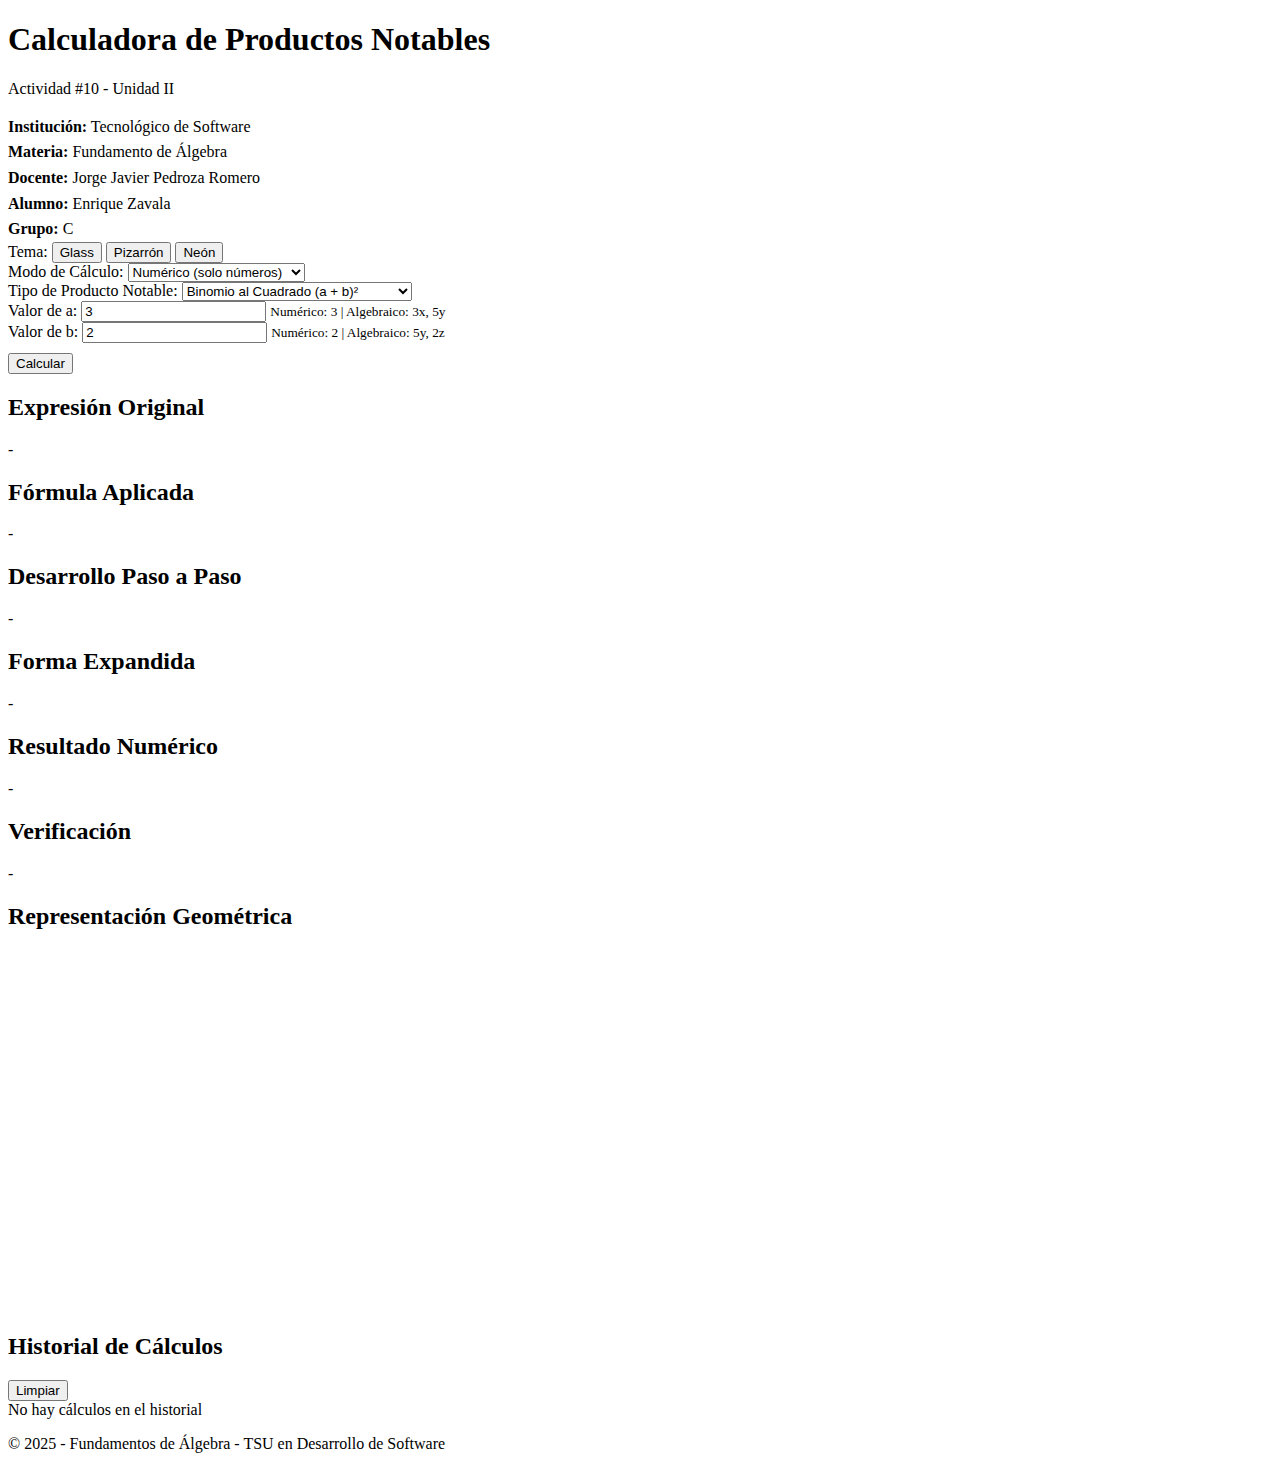
<file: actividades/act10/1C_ACT10_Enrique_Zavala.html>
<!DOCTYPE html>
<html lang="es">
<head>
  <meta charset="utf-8" />
  <meta name="viewport" content="width=device-width,initial-scale=1" />
  <title>Calculadora de Productos Notables</title>

  <!-- Fuentes (decoración): Inter + Kalam para tema Pizarrón -->
 

  <!-- Math.js (expansión algebraica) -->
 </script>

  
<style>
  :root {
  --bg: #f5f3ff;             /* Fondo violeta claro */
  --card: #ffffff;
  --text: #1e1b4b;           /* Texto morado oscuro */
  --muted: #6d6a88;          /* Gris violáceo */

  --primary: #7c3aed;        /* MORADO PRINCIPAL */
  --primary-700: #6d28d9;    /* Morado más oscuro */
  --ring: rgba(124, 58, 237, .25);

  --success: #16a34a;
  --error: #dc2626;
  --warning: #d97706;

  --surface: #ede9fe;        /* Morado muy suave */
  --border: #e4e0ff;
  --shadow: 0 12px 32px rgba(76, 29, 149, .10);
  --mono: #2e1065;
}

[data-theme="dark"] {
  --bg: #0f0a1f;             /* Morado profundo */
  --card: #1a1034;
  --text: #e9e5ff;
  --muted: #a395d4;

  --primary: #a78bfa;        /* Morado claro (modo oscuro) */
  --primary-700: #8b5cf6;
  --ring: rgba(167, 139, 250, .28);

  --success: #22c55e;
  --error: #ef4444;
  --warning: #f59e0b;

  --surface: #1a1330;
  --border: #3b2c59;
  --shadow: 0 10px 30px rgba(0,0,0,.45);
  --mono: #e9e5ff;
}

</style>
</head>

<body>
  <div class="container">
    <header>
      <h1>Calculadora de Productos Notables</h1>
      <p class="subtitle">Actividad #10 - Unidad II</p>

      <div style="margin-top: 6px; line-height: 1.6;">
        <strong>Institución:</strong> Tecnológico de Software<br>
        <strong>Materia:</strong> Fundamento de Álgebra<br>
        <strong>Docente:</strong> Jorge Javier Pedroza Romero<br>
        <strong>Alumno:</strong> Enrique Zavala<br>
        <strong>Grupo:</strong> C
      </div>

      <div class="theme-switcher">
        <span>Tema:</span>
        <button type="button" class="chip active" data-theme="glass">Glass</button>
        <button type="button" class="chip" data-theme="chalk">Pizarrón</button>
        <button type="button" class="chip" data-theme="neon">Neón</button>
      </div>
    </header>

    <main>
      <section class="controls">
        <div class="form-group">
          <label for="modo">Modo de Cálculo:</label>
          <select id="modo" class="input-field">
            <option value="numerico">Numérico (solo números)</option>
            <option value="algebraico">Algebraico (con variables)</option>
          </select>
        </div>

        <div class="form-group">
          <label for="tipo">Tipo de Producto Notable:</label>
          <select id="tipo" class="input-field">
            <option value="binomio-cuadrado-suma">Binomio al Cuadrado (a + b)²</option>
            <option value="binomio-cuadrado-resta">Binomio al Cuadrado (a - b)²</option>
            <option value="binomio-cubo-suma">Binomio al Cubo (a + b)³</option>
            <option value="binomio-cubo-resta">Binomio al Cubo (a - b)³</option>
            <option value="termino-comun">Término Común (x + a)(x + b)</option>
            <option value="conjugados">Binomios Conjugados (a + b)(a - b)</option>
          </select>
        </div>

        <div class="inputs-container">
          <div class="form-group">
            <label for="valor-a">Valor de a:</label>
            <input type="text" id="valor-a" class="input-field" value="3" placeholder="Ej: 3 o 3x">
            <small class="input-hint">Numérico: 3 | Algebraico: 3x, 5y</small>
          </div>

          <div class="form-group">
            <label for="valor-b">Valor de b:</label>
            <input type="text" id="valor-b" class="input-field" value="2" placeholder="Ej: 2 o 5y">
            <small class="input-hint">Numérico: 2 | Algebraico: 5y, 2z</small>
          </div>
        </div>

        <button id="calcular" class="btn-primary" style="margin-top: 10px;">Calcular</button>
      </section>

      <section class="results">
        <div class="result-card">
          <h2>Expresión Original</h2>
          <div id="expresion-original" class="expression">-</div>
        </div>

        <div class="result-card">
          <h2>Fórmula Aplicada</h2>
          <div id="formula" class="formula">-</div>
        </div>

        <div class="result-card" style="grid-column: 1 / -1;">
          <h2>Desarrollo Paso a Paso</h2>
          <div id="desarrollo" class="steps">-</div>
        </div>

        <div class="result-card">
          <h2>Forma Expandida</h2>
          <div id="expandida" class="expression-result">-</div>
        </div>

        <div class="result-card">
          <h2>Resultado Numérico</h2>
          <div id="resultado-numerico" class="numeric-result">-</div>
        </div>

        <div class="result-card" style="grid-column: 1 / -1;">
          <h2>Verificación</h2>
          <div id="verificacion" class="verification">-</div>
        </div>
      </section>

      <section class="visualization">
        <h2>Representación Geométrica</h2>
        <canvas id="canvas-geometrico" width="400" height="360"></canvas>
        <p id="descripcion-geometrica" class="geo-description"></p>
      </section>

      <section class="historial-container">
        <div class="historial-header">
          <h2>Historial de Cálculos</h2>
          <button id="limpiar-historial" class="btn-secondary">Limpiar</button>
        </div>
        <div id="historial" class="historial"></div>
      </section>
    </main>

    <footer>
      <p>&copy; 2025 - Fundamentos de Álgebra - TSU en Desarrollo de Software</p>
    </footer>
  </div>

  <script>
    // =========================
    // Estado / referencias DOM
    // =========================
    let historialCalculos = [];

    const btnCalcular = document.getElementById('calcular');
    const selectTipo = document.getElementById('tipo');
    const selectModo = document.getElementById('modo');
    const inputA = document.getElementById('valor-a');
    const inputB = document.getElementById('valor-b');
    const btnLimpiarHistorial = document.getElementById('limpiar-historial');

    const expresionOriginal = document.getElementById('expresion-original');
    const formula = document.getElementById('formula');
    const desarrollo = document.getElementById('desarrollo');
    const expandida = document.getElementById('expandida');
    const resultadoNumerico = document.getElementById('resultado-numerico');
    const verificacion = document.getElementById('verificacion');
    const canvas = document.getElementById('canvas-geometrico');
    const descripcionGeometrica = document.getElementById('descripcion-geometrica');
    const historial = document.getElementById('historial');

    // =========================
    // Eventos iniciales
    // =========================
    btnCalcular.addEventListener('click', calcular);
    btnLimpiarHistorial.addEventListener('click', limpiarHistorial);
    selectModo.addEventListener('change', actualizarPlaceholders);

    window.addEventListener('load', () => {
      cargarHistorial();
      mostrarHistorial();
      actualizarPlaceholders();

      // Theme switcher init
      (function() {
        const container = document.querySelector('.theme-switcher');
        if (!container) return;
        const chips = container.querySelectorAll('.chip');
        const saved = localStorage.getItem('themePN') || 'glass';
        document.body.dataset.theme = saved;
        chips.forEach(c => c.classList.toggle('active', c.dataset.theme === saved));
        chips.forEach(chip => {
          chip.addEventListener('click', () => {
            const theme = chip.dataset.theme;
            document.body.dataset.theme = theme;
            localStorage.setItem('themePN', theme);
            chips.forEach(c => c.classList.remove('active'));
            chip.classList.add('active');
          });
        });
      })();
    });

    function actualizarPlaceholders() {
      const modo = selectModo.value;
      if (modo === 'numerico') {
        inputA.placeholder = 'Ej: 3';
        inputB.placeholder = 'Ej: 2';
        if (!/[^0-9.\-]/.test(inputA.value)) inputA.value ||= '3';
        if (!/[^0-9.\-]/.test(inputB.value)) inputB.value ||= '2';
      } else {
        inputA.placeholder = 'Ej: 3x';
        inputB.placeholder = 'Ej: 5y';
        if (!/[a-zA-Z]/.test(inputA.value)) inputA.value = '3x';
        if (!/[a-zA-Z]/.test(inputB.value)) inputB.value = '5y';
      }
    }

    // =========================
    // Calcular
    // =========================
    function calcular() {
      const tipo = selectTipo.value;
      const modo = selectModo.value;
      const a = inputA.value.trim();
      const b = inputB.value.trim();

      if (!a || !b) {
        alert('Por favor ingresa valores en ambos campos');
        return;
      }

      try {
        let resultado;
        if (modo === 'numerico') {
          resultado = calcularNumerico(tipo, a, b);
        } else {
          resultado = calcularAlgebraico(tipo, a, b);
        }

        mostrarResultados(resultado);

        if (modo === 'numerico') {
          dibujarGeometria(tipo, parseFloat(a), parseFloat(b), resultado);
        } else {
          limpiarCanvas();
        }

        agregarAlHistorial(resultado);
      } catch (error) {
        alert('Error en el cálculo: ' + error.message);
        console.error(error);
      }
    }

    // =========================
    // Numérico
    // =========================
    function calcularNumerico(tipo, aStr, bStr) {
      const a = parseFloat(aStr);
      const b = parseFloat(bStr);
      if (isNaN(a) || isNaN(b)) throw new Error('Los valores deben ser numéricos');

      switch (tipo) {
        case 'binomio-cuadrado-suma':  return binomioCuadradoSumaNumerico(a, b);
        case 'binomio-cuadrado-resta': return binomioCuadradoRestaNumerico(a, b);
        case 'binomio-cubo-suma':      return binomioCuboSumaNumerico(a, b);
        case 'binomio-cubo-resta':     return binomioCuboRestaNumerico(a, b);
        case 'termino-comun':          return terminoComunNumerico(a, b);
        case 'conjugados':             return conjugadosNumerico(a, b);
        default: throw new Error('Tipo no soportado');
      }
    }

    function binomioCuadradoSumaNumerico(a, b) {
      const a2 = a * a, b2 = b * b, dosab = 2 * a * b;
      const resultadoFinal = a2 + dosab + b2;
      const resultadoDirecto = (a + b) * (a + b);

      return {
        tipo: 'Binomio al Cuadrado (Suma)',
        expresion: `(${a} + ${b})²`,
        formula: '(a + b)² = a² + 2ab + b²',
        pasos: [
          `a² = ${a}² = ${a2}`,
          `2ab = 2(${a})(${b}) = ${dosab}`,
          `b² = ${b}² = ${b2}`,
          `Suma: ${a2} + ${dosab} + ${b2} = ${resultadoFinal}`
        ],
        expandida: `${a2} + ${dosab} + ${b2}`,
        numerico: resultadoFinal.toFixed(4),
        verificacion: Math.abs(resultadoFinal - resultadoDirecto) < 1e-10,
        resultadoDirecto: resultadoDirecto.toFixed(4)
      };
    }

    function binomioCuadradoRestaNumerico(a, b) {
      const a2 = a * a, b2 = b * b, dosab = 2 * a * b;
      const resultadoFinal = a2 - dosab + b2;
      const resultadoDirecto = (a - b) * (a - b);

      return {
        tipo: 'Binomio al Cuadrado (Resta)',
        expresion: `(${a} - ${b})²`,
        formula: '(a - b)² = a² - 2ab + b²',
        pasos: [
          `a² = ${a}² = ${a2}`,
          `-2ab = -2(${a})(${b}) = ${-dosab}`,
          `b² = ${b}² = ${b2}`,
          `Suma: ${a2} - ${dosab} + ${b2} = ${resultadoFinal}`
        ],
        expandida: `${a2} - ${dosab} + ${b2}`,
        numerico: resultadoFinal.toFixed(4),
        verificacion: Math.abs(resultadoFinal - resultadoDirecto) < 1e-10,
        resultadoDirecto: resultadoDirecto.toFixed(4)
      };
    }

    function binomioCuboSumaNumerico(a, b) {
      const a3 = a*a*a, a2b3 = 3*a*a*b, ab23 = 3*a*b*b, b3 = b*b*b;
      const resultadoFinal = a3 + a2b3 + ab23 + b3;
      const resultadoDirecto = (a + b) * (a + b) * (a + b);

      return {
        tipo: 'Binomio al Cubo (Suma)',
        expresion: `(${a} + ${b})³`,
        formula: '(a + b)³ = a³ + 3a²b + 3ab² + b³',
        pasos: [
          `a³ = ${a}³ = ${a3}`,
          `3a²b = 3(${a}²)(${b}) = ${a2b3}`,
          `3ab² = 3(${a})(${b}²) = ${ab23}`,
          `b³ = ${b}³ = ${b3}`,
          `Suma: ${a3} + ${a2b3} + ${ab23} + ${b3} = ${resultadoFinal}`
        ],
        expandida: `${a3} + ${a2b3} + ${ab23} + ${b3}`,
        numerico: resultadoFinal.toFixed(4),
        verificacion: Math.abs(resultadoFinal - resultadoDirecto) < 1e-10,
        resultadoDirecto: resultadoDirecto.toFixed(4)
      };
    }

    function binomioCuboRestaNumerico(a, b) {
      const a3 = a*a*a, a2b3 = 3*a*a*b, ab23 = 3*a*b*b, b3 = b*b*b;
      const resultadoFinal = a3 - a2b3 + ab23 - b3;
      const resultadoDirecto = (a - b) * (a - b) * (a - b);

      return {
        tipo: 'Binomio al Cubo (Resta)',
        expresion: `(${a} - ${b})³`,
        formula: '(a - b)³ = a³ - 3a²b + 3ab² - b³',
        pasos: [
          `a³ = ${a}³ = ${a3}`,
          `3a²b = 3(${a}²)(${b}) = ${a2b3}`,
          `3ab² = 3(${a})(${b}²) = ${ab23}`,
          `b³ = ${b}³ = ${b3}`,
          `Alternar signos: ${a3} - ${a2b3} + ${ab23} - ${b3} = ${resultadoFinal}`
        ],
        expandida: `${a3} - ${a2b3} + ${ab23} - ${b3}`,
        numerico: resultadoFinal.toFixed(4),
        verificacion: Math.abs(resultadoFinal - resultadoDirecto) < 1e-10,
        resultadoDirecto: resultadoDirecto.toFixed(4)
      };
    }

    function terminoComunNumerico(a, b) {
      // Se muestra la forma general y se evalúa para x=1 como referencia
      const x2 = 1;
      const sumaAB = a + b;
      const productoAB = a * b;
      const resultadoFinal = x2 + sumaAB + productoAB;
      const resultadoDirecto = (1 + a) * (1 + b);

      return {
        tipo: 'Término Común',
        expresion: `(x + ${a})(x + ${b})`,
        formula: '(x + a)(x + b) = x² + (a+b)x + ab',
        pasos: [
          `x² = 1`,
          `(a + b)x = (${a} + ${b})x = ${sumaAB}x`,
          `ab = (${a})(${b}) = ${productoAB}`,
          `Resultado: x² + ${sumaAB}x + ${productoAB}`
        ],
        expandida: `x² + ${sumaAB}x + ${productoAB}`,
        numerico: `Para x=1: ${resultadoFinal.toFixed(4)}`,
        verificacion: Math.abs(resultadoFinal - resultadoDirecto) < 1e-10,
        resultadoDirecto: resultadoDirecto.toFixed(4)
      };
    }

    function conjugadosNumerico(a, b) {
      const a2 = a*a, b2 = b*b;
      const resultadoFinal = a2 - b2;
      const resultadoDirecto = (a + b) * (a - b);

      return {
        tipo: 'Binomios Conjugados',
        expresion: `(${a} + ${b})(${a} - ${b})`,
        formula: '(a + b)(a - b) = a² - b²',
        pasos: [
          `a² = ${a}² = ${a2}`,
          `b² = ${b}² = ${b2}`,
          `Restar: a² - b² = ${a2} - ${b2} = ${resultadoFinal}`
        ],
        expandida: `${a2} - ${b2}`,
        numerico: resultadoFinal.toFixed(4),
        verificacion: Math.abs(resultadoFinal - resultadoDirecto) < 1e-10,
        resultadoDirecto: resultadoDirecto.toFixed(4)
      };
    }

    // =========================
    // Algebraico (Math.js)
    // =========================
    function calcularAlgebraico(tipo, a, b) {
      try {
        switch (tipo) {
          case 'binomio-cuadrado-suma':  return binomioCuadradoSumaAlgebraico(a, b);
          case 'binomio-cuadrado-resta': return binomioCuadradoRestaAlgebraico(a, b);
          case 'binomio-cubo-suma':      return binomioCuboSumaAlgebraico(a, b);
          case 'binomio-cubo-resta':     return binomioCuboRestaAlgebraico(a, b);
          case 'termino-comun':          return terminoComunAlgebraico(a, b);
          case 'conjugados':             return conjugadosAlgebraico(a, b);
          default: throw new Error('Tipo no soportado');
        }
      } catch (err) {
        throw new Error('Error en cálculo algebraico: ' + err.message);
      }
    }

    function expandOrSimplify(expr) {
      try {
        return (math.expand ? math.expand(expr) : math.simplify(expr)).toString();
      } catch {
        return math.simplify(expr).toString();
      }
    }

    function binomioCuadradoSumaAlgebraico(a, b) {
      const expr = `(${a} + ${b})^2`;
      const expandido = expandOrSimplify(expr);
      return {
        tipo: 'Binomio al Cuadrado (Suma)',
        expresion: `(${a} + ${b})²`,
        formula: '(a + b)² = a² + 2ab + b²',
        pasos: [
          `Expresión: (${a} + ${b})²`,
          `Aplicar fórmula y expandir`,
          `Simplificar términos semejantes`
        ],
        expandida: expandido,
        numerico: 'Modo algebraico',
        verificacion: true,
        resultadoDirecto: expandido
      };
    }

    function binomioCuadradoRestaAlgebraico(a, b) {
      const expr = `(${a} - ${b})^2`;
      const expandido = expandOrSimplify(expr);
      return {
        tipo: 'Binomio al Cuadrado (Resta)',
        expresion: `(${a} - ${b})²`,
        formula: '(a - b)² = a² - 2ab + b²',
        pasos: [
          `Expresión: (${a} - ${b})²`,
          `Aplicar fórmula y expandir`,
          `Simplificar términos semejantes`
        ],
        expandida: expandido,
        numerico: 'Modo algebraico',
        verificacion: true,
        resultadoDirecto: expandido
      };
    }

    function binomioCuboSumaAlgebraico(a, b) {
      const expr = `(${a} + ${b})^3`;
      const expandido = expandOrSimplify(expr);
      return {
        tipo: 'Binomio al Cubo (Suma)',
        expresion: `(${a} + ${b})³`,
        formula: '(a + b)³ = a³ + 3a²b + 3ab² + b³',
        pasos: [
          `Expresión: (${a} + ${b})³`,
          `Aplicar fórmula del cubo`,
          `Expandir y simplificar`
        ],
        expandida: expandido,
        numerico: 'Modo algebraico',
        verificacion: true,
        resultadoDirecto: expandido
      };
    }

    function binomioCuboRestaAlgebraico(a, b) {
      const expr = `(${a} - ${b})^3`;
      const expandido = expandOrSimplify(expr);
      return {
        tipo: 'Binomio al Cubo (Resta)',
        expresion: `(${a} - ${b})³`,
        formula: '(a - b)³ = a³ - 3a²b + 3ab² - b³',
        pasos: [
          `Expresión: (${a} - ${b})³`,
          `Aplicar fórmula del cubo con signos alternados`,
          `Expandir y simplificar`
        ],
        expandida: expandido,
        numerico: 'Modo algebraico',
        verificacion: true,
        resultadoDirecto: expandido
      };
    }

    function terminoComunAlgebraico(a, b) {
      const expr = `(x + (${a}))*(x + (${b}))`;
      const expandido = expandOrSimplify(expr);
      return {
        tipo: 'Término Común',
        expresion: `(x + ${a})(x + ${b})`,
        formula: '(x + a)(x + b) = x² + (a+b)x + ab',
        pasos: [
          `Expresión: (x + ${a})(x + ${b})`,
          `Distribuir y expandir`,
          `Simplificar términos en x`
        ],
        expandida: expandido,
        numerico: 'Modo algebraico',
        verificacion: true,
        resultadoDirecto: expandido
      };
    }

    function conjugadosAlgebraico(a, b) {
      const expr = `(${a} + ${b})*(${a} - ${b})`;
      const expandido = expandOrSimplify(expr);
      return {
        tipo: 'Binomios Conjugados',
        expresion: `(${a} + ${b})(${a} - ${b})`,
        formula: '(a + b)(a - b) = a² - b²',
        pasos: [
          `Expresión: (${a} + ${b})(${a} - ${b})`,
          `Aplicar diferencia de cuadrados`,
          `Expandir y simplificar`
        ],
        expandida: expandido,
        numerico: 'Modo algebraico',
        verificacion: true,
        resultadoDirecto: expandido
      };
    }

    // =========================
    // Mostrar resultados
    // =========================
    function mostrarResultados(resultado) {
      expresionOriginal.textContent = resultado.expresion;
      formula.textContent = resultado.formula;

      desarrollo.innerHTML = '';
      resultado.pasos.forEach(paso => {
        const div = document.createElement('div');
        div.textContent = '• ' + paso;
        desarrollo.appendChild(div);
      });

      expandida.textContent = resultado.expandida;
      resultadoNumerico.textContent = resultado.numerico;

      if (resultado.verificacion) {
        verificacion.textContent = `✓ Verificación correcta: ${resultado.resultadoDirecto}`;
        verificacion.className = 'verification correcto';
      } else {
        verificacion.textContent = `✗ Error en verificación`;
        verificacion.className = 'verification incorrecto';
      }
    }

    // =========================
    // Canvas
    // =========================
    function limpiarCanvas() {
      const ctx = canvas.getContext('2d');
      ctx.clearRect(0, 0, canvas.width, canvas.height);
      ctx.fillStyle = '#64748b';
      ctx.font = '16px Arial';
      ctx.textAlign = 'center';
      ctx.fillText('Visualización geométrica', canvas.width/2, canvas.height/2 - 20);
      ctx.fillText('disponible solo en', canvas.width/2, canvas.height/2);
      ctx.fillText('modo numérico', canvas.width/2, canvas.height/2 + 20);
      descripcionGeometrica.textContent = '';
    }

    function dibujarGeometria(tipo, a, b, resultado) {
      const ctx = canvas.getContext('2d');
      ctx.clearRect(0, 0, canvas.width, canvas.height);

      const centerX = canvas.width / 2;
      const centerY = canvas.height / 2;
      const scale = 30;

      if (tipo === 'binomio-cuadrado-suma' || tipo === 'binomio-cuadrado-resta') {
        const ladoBase = (tipo === 'binomio-cuadrado-suma') ? Math.abs(a + b) : Math.abs(a - b);
        const lado = ladoBase * scale;
        const x = centerX - lado / 2;
        const y = centerY - lado / 2;

        // Marco
        ctx.strokeStyle = '#2563eb';
        ctx.lineWidth = 3;
        ctx.strokeRect(x, y, lado, lado);

        // Partes a², 2ab, b²
        const aScaled = Math.abs(a) * scale;
        const bScaled = Math.abs(b) * scale;

        // a²
        ctx.fillStyle = 'rgba(37, 99, 235, 0.3)';
        ctx.fillRect(x, y, aScaled, aScaled);
        ctx.strokeStyle = '#1e40af';
        ctx.strokeRect(x, y, aScaled, aScaled);
        ctx.fillStyle = '#1e293b';
        ctx.font = '14px Arial';
        ctx.fillText('a²', x + aScaled/2 - 8, y + aScaled/2 + 5);

        // ab (dos rectángulos)
        ctx.fillStyle = 'rgba(16, 185, 129, 0.3)';
        ctx.fillRect(x + aScaled, y, bScaled, aScaled);
        ctx.fillRect(x, y + aScaled, aScaled, bScaled);
        ctx.fillStyle = '#1e293b';
        ctx.fillText('ab', x + aScaled + bScaled/2 - 10, y + aScaled/2 + 5);
        ctx.fillText('ab', x + aScaled/2 - 10, y + aScaled + bScaled/2 + 5);

        // b²
        ctx.fillStyle = 'rgba(239, 68, 68, 0.3)';
        ctx.fillRect(x + aScaled, y + aScaled, bScaled, bScaled);
        ctx.strokeStyle = '#dc2626';
        ctx.strokeRect(x + aScaled, y + aScaled, bScaled, bScaled);
        ctx.fillStyle = '#1e293b';
        ctx.fillText('b²', x + aScaled + bScaled/2 - 8, y + aScaled + bScaled/2 + 5);

        const areaNum = parseFloat(resultado.numerico) || 0;
        const etiqueta = (tipo === 'binomio-cuadrado-suma') ? `(${a} + ${b})²` : `(${a} - ${b})²`;
        descripcionGeometrica.textContent = `Área total = ${etiqueta} = ${areaNum} unidades²`;

      } else if (tipo === 'conjugados') {
        const a2 = Math.abs(a) * scale;
        const b2 = Math.abs(b) * scale;

        ctx.fillStyle = 'rgba(37, 99, 235, 0.3)';
        ctx.fillRect(centerX - a2/2, centerY - a2/2, a2, a2);
        ctx.strokeStyle = '#2563eb';
        ctx.lineWidth = 3;
        ctx.strokeRect(centerX - a2/2, centerY - a2/2, a2, a2);

        ctx.fillStyle = 'rgba(239, 68, 68, 0.5)';
        ctx.fillRect(centerX - b2/2, centerY - b2/2, b2, b2);
        ctx.strokeStyle = '#dc2626';
        ctx.lineWidth = 2;
        ctx.strokeRect(centerX - b2/2, centerY - b2/2, b2, b2);

        ctx.fillStyle = '#e2e8f0';
        ctx.font = '16px Arial';
        ctx.fillText('a²', centerX - a2/2 + 10, centerY - a2/2 + 20);
        ctx.fillText('b²', centerX - 10, centerY + 5);

        descripcionGeometrica.textContent = `Diferencia de áreas = ${a}² - ${b}² = ${resultado.numerico} unidades²`;
      } else {
        limpiarCanvas();
      }
    }

    // =========================
    // Historial
    // =========================
    function agregarAlHistorial(resultado) {
      const item = {
        fecha: new Date().toLocaleString('es-MX'),
        tipo: resultado.tipo,
        expresion: resultado.expresion,
        resultado: resultado.expandida || resultado.numerico
      };

      // Evitar duplicados consecutivos idénticos
      if (!historialCalculos.length ||
          JSON.stringify(historialCalculos[0]) !== JSON.stringify(item)) {
        historialCalculos.unshift(item);
      }
      if (historialCalculos.length > 10) historialCalculos.pop();

      guardarHistorial();
      mostrarHistorial();
    }

    function mostrarHistorial() {
      if (historialCalculos.length === 0) {
        historial.innerHTML = '<div class="historial-vacio">No hay cálculos en el historial</div>';
        return;
      }
      historial.innerHTML = '';
      historialCalculos.forEach(item => {
        const div = document.createElement('div');
        div.className = 'historial-item';
        div.innerHTML = `
          <strong>${item.tipo}</strong><br>
          ${item.expresion} = ${item.resultado}<br>
          <small>${item.fecha}</small>
        `;
        historial.appendChild(div);
      });
    }

    function limpiarHistorial() {
      if (confirm('¿Estás seguro de limpiar el historial?')) {
        historialCalculos = [];
        guardarHistorial();
        mostrarHistorial();
      }
    }

    function guardarHistorial() {
      localStorage.setItem('historialProductosNotables', JSON.stringify(historialCalculos));
    }

    function cargarHistorial() {
      const guardado = localStorage.getItem('historialProductosNotables');
      if (guardado) historialCalculos = JSON.parse(guardado);
    }
  </script>
</body>
</html>
</file>
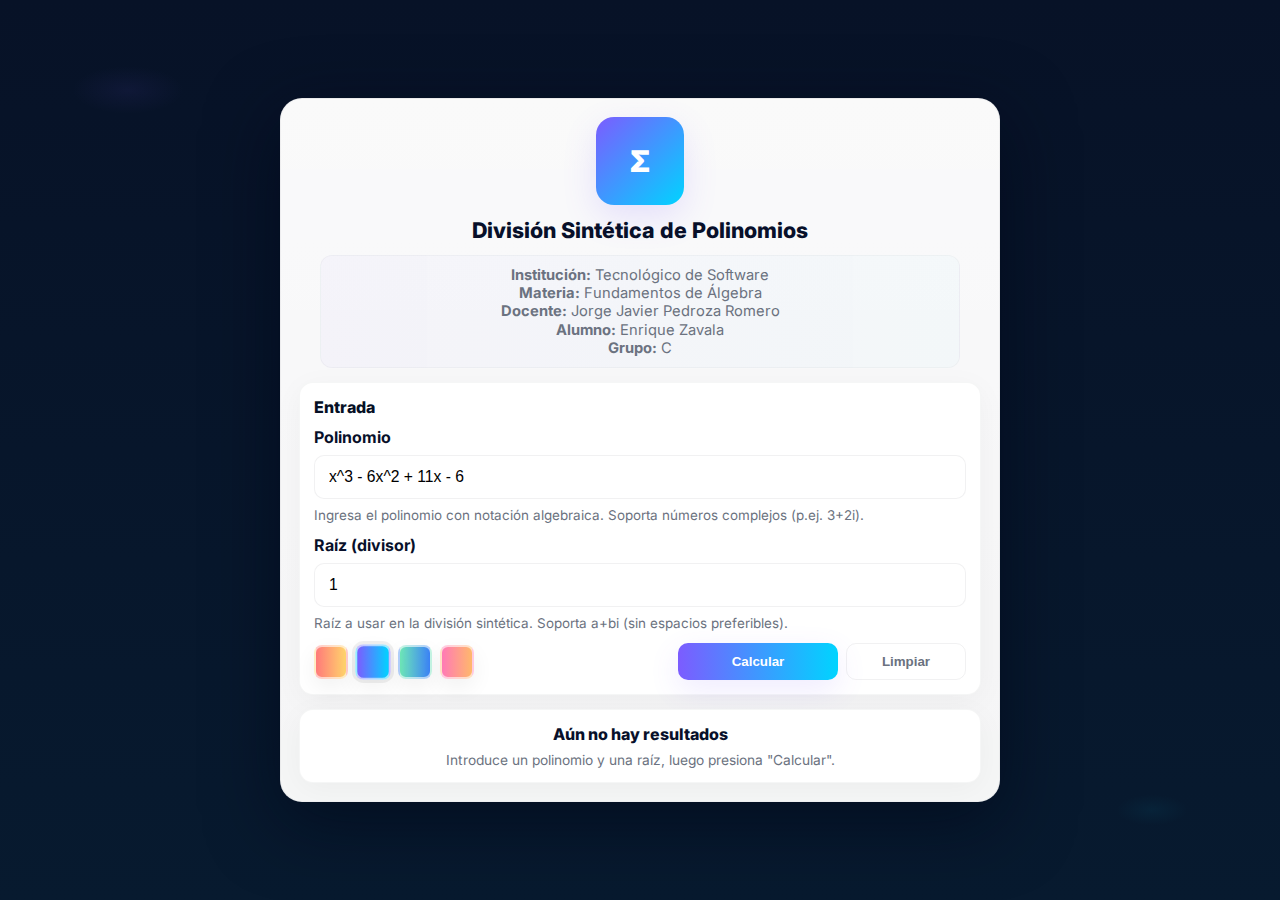
<file: actividades/act12/1C_A12_Enrique_Zavala.html>
<!doctype html>
<html lang="es">
<head>
  <meta charset="utf-8" />
  <meta name="viewport" content="width=device-width,initial-scale=1" />
  <title>División Sintética — Diseño Vertical y Colorido</title>

  <link href="https://fonts.googleapis.com/css2?family=Inter:wght@300;400;600;800&display=swap" rel="stylesheet">

  <style>
    :root{
      --bg-1: #071228;
      --panel-bg: #ffffff;
      --muted: #6b7280;
      --accent-a: #7c5cff;
      --accent-b: #00d4ff;
      --accent-c: #ff7a7a;
      --accent-d: #ffd56b;
      --success: #10b981;
      --danger: #ef4444;
      --radius:16px;
      --shadow-lg: 0 20px 70px rgba(2,6,23,0.6);
    }

    *{box-sizing:border-box;margin:0;padding:0}
    html,body{height:100%}
    body{
      font-family: "Inter", system-ui, -apple-system, "Segoe UI", Roboto, "Helvetica Neue", Arial;
      background:
        radial-gradient(700px 300px at 10% 10%, rgba(124,92,255,0.07), transparent 8%),
        radial-gradient(600px 260px at 90% 90%, rgba(0,212,255,0.05), transparent 6%),
        linear-gradient(180deg,#071227 0%, #071a2f 100%);
      color:#061025;
      min-height:100vh;
      display:flex;
      align-items:center;
      justify-content:center;
      padding:28px;
    }

    .frame {
      width:100%;
      max-width:720px;
      border-radius:22px;
      background: linear-gradient(180deg, rgba(255,255,255,0.98), rgba(255,255,255,0.96));
      box-shadow: var(--shadow-lg);
      padding:18px;
      border:1px solid rgba(12,16,40,0.05);
      overflow:hidden;
    }

    /* Vertical stacked header */
    .header {
      display:flex;
      flex-direction:column;
      align-items:center;
      gap:12px;
      margin-bottom:14px;
    }

    .logo {
      width:88px;
      height:88px;
      border-radius:18px;
      background: linear-gradient(135deg,var(--accent-a),var(--accent-b));
      display:flex;
      align-items:center;
      justify-content:center;
      font-weight:800;
      font-size:30px;
      color:white;
      box-shadow: 0 12px 34px rgba(124,92,255,0.16);
    }

    h1 {
      font-size:1.35rem;
      font-weight:800;
      color:#08102a;
      text-align:center;
    }

    .meta-info {
      width:100%;
      max-width:640px;
      text-align:center;
      color:var(--muted);
      font-size:0.92rem;
      background: linear-gradient(90deg, rgba(124,92,255,0.03), rgba(0,212,255,0.02));
      padding:10px 14px;
      border-radius:12px;
      border:1px solid rgba(12,16,40,0.03);
      line-height:1.25;
    }

    .main {
      margin-top:12px;
      display:flex;
      flex-direction:column;
      gap:14px;
    }

    .card {
      background: var(--panel-bg);
      border-radius:14px;
      padding:14px;
      border:1px solid rgba(11,18,32,0.04);
      box-shadow: 0 6px 30px rgba(2,6,23,0.04);
    }

    label { display:block; margin-bottom:8px; font-weight:700; color:#08102a; }
    input[type="text"]{
      width:100%; padding:12px 14px; border-radius:10px; border:1px solid rgba(11,18,32,0.06);
      font-size:0.98rem; outline:none; background:#fff;
      transition: box-shadow .18s ease, transform .12s ease;
    }
    input[type="text"]:focus{
      box-shadow: 0 12px 30px rgba(124,92,255,0.08);
      transform: translateY(-2px);
      border-color: rgba(124,92,255,0.8);
    }

    .help-text { font-size:0.84rem; color:var(--muted); margin-top:8px; }

    .actions { display:flex; gap:10px; margin-top:12px; align-items:center; justify-content:space-between; flex-wrap:wrap; }

    .btn {
      display:inline-flex; align-items:center; justify-content:center; gap:8px;
      padding:10px 14px; border-radius:10px; font-weight:800; cursor:pointer; border:none;
      transition: transform .12s ease, box-shadow .12s ease;
    }
    .btn:active{ transform: translateY(1px); }

    .btn-primary{
      background: linear-gradient(90deg,var(--accent-a),var(--accent-b));
      color:white; box-shadow: 0 10px 30px rgba(124,92,255,0.12);
      min-width:160px;
    }
    .btn-ghost{
      background:transparent; border:1px solid rgba(11,18,32,0.06); color:var(--muted);
      min-width:120px;
    }
    .btn-accent{
      background: linear-gradient(90deg,var(--accent-c),var(--accent-d));
      color:white;
      min-width:140px;
    }

    /* Palette vertical list */
    .palette-list {
      display:flex; gap:8px; align-items:center;
    }
    .swatch {
      width:34px; height:34px; border-radius:8px; cursor:pointer; border:2px solid rgba(255,255,255,0.6);
      box-shadow: 0 8px 22px rgba(2,6,23,0.06);
      transition: transform .12s ease;
    }
    .swatch:hover{ transform: translateY(-4px); }
    .swatch.active{ outline:3px solid rgba(0,0,0,0.06); transform:scale(1.05); }

    /* Result styling vertical */
    .result-title { font-weight:800; color:#08102a; font-size:1rem; margin-bottom:6px; }
    .coeff-row { display:flex; gap:8px; flex-wrap:wrap; margin-top:6px; }
    .coeff-chip { padding:10px 12px; border-radius:10px; background: linear-gradient(180deg, rgba(11,18,32,0.02), rgba(11,18,32,0.01)); border:1px solid rgba(11,18,32,0.04); font-weight:800; min-width:86px; text-align:center; }
    .process { margin-top:12px; display:flex; flex-direction:column; gap:8px; }
    .process-row { display:flex; gap:8px; align-items:center; flex-wrap:wrap; }
    .divisor-pill { padding:8px 10px; border-radius:999px; background: linear-gradient(90deg,var(--accent-c),var(--accent-d)); color:white; font-weight:800; }
    .num-pill { padding:8px 10px; background:#fff; border-radius:10px; border:1px solid rgba(11,18,32,0.04); font-weight:800; min-width:70px; text-align:center; }

    .final {
      margin-top:10px; display:flex; gap:12px; align-items:center; justify-content:space-between; flex-wrap:wrap;
    }
    .badge-c { padding:10px 12px; border-radius:10px; background: linear-gradient(90deg,#f0f9ff,#e6f7ff); color:#08102a; font-weight:800; border:1px solid rgba(11,18,32,0.04); }
    .badge-r { padding:10px 12px; border-radius:10px; background: linear-gradient(90deg,#fff5f5,#fff1f1); color:var(--danger); font-weight:800; border:1px solid rgba(11,18,32,0.04); }

    .small { font-size:0.86rem; color:var(--muted); }

    @media (max-width:520px){
      .frame{ padding:14px; border-radius:14px }
      .logo{ width:72px; height:72px; font-size:26px }
      .btn-primary, .btn-accent{ min-width:120px }
    }
  </style>
</head>
<body>
  <div class="frame" role="main" aria-labelledby="page-title">
    <div class="header">
      <div class="logo" aria-hidden="true">Σ</div>
      <h1 id="page-title">División Sintética de Polinomios</h1>

      <!-- Meta info under title (stacked) -->
      <div class="meta-info" role="note" aria-label="Información del curso">
        <strong>Institución:</strong> Tecnológico de Software<br>
        <strong>Materia:</strong> Fundamentos de Álgebra<br>
        <strong>Docente:</strong> Jorge Javier Pedroza Romero<br>
        <strong>Alumno:</strong> Enrique Zavala<br>
        <strong>Grupo:</strong> C
      </div>
    </div>

    <div class="main">
      <!-- Input card (vertical) -->
      <div class="card" role="form" aria-labelledby="form-title">
        <div id="form-title" style="font-weight:800; margin-bottom:10px;">Entrada</div>

        <div style="margin-bottom:12px;">
          <label for="polinomio">Polinomio</label>
          <input id="polinomio" type="text" placeholder="Ej: 5x^3 + 3x^2 + 2x + 1 o x^2 - 6x + 11">
          <div class="help-text">Ingresa el polinomio con notación algebraica. Soporta números complejos (p.ej. 3+2i).</div>
        </div>

        <div style="margin-bottom:12px;">
          <label for="raiz">Raíz (divisor)</label>
          <input id="raiz" type="text" placeholder="Ej: 2 o 1+i">
          <div class="help-text">Raíz a usar en la división sintética. Soporta a+bi (sin espacios preferibles).</div>
        </div>

        <div class="actions">
          <div class="palette-list" aria-hidden="true" title="Cambiar paleta de acentos">
            <div class="swatch" id="sw-1" style="background: linear-gradient(90deg,#ff7a7a,#ffd56b)"></div>
            <div class="swatch active" id="sw-2" style="background: linear-gradient(90deg,#7c5cff,#00d4ff)"></div>
            <div class="swatch" id="sw-3" style="background: linear-gradient(90deg,#6ee7b7,#3b82f6)"></div>
            <div class="swatch" id="sw-4" style="background: linear-gradient(90deg,#ff7ab6,#ffb86b)"></div>
          </div>

          <div style="margin-left:auto; display:flex; gap:8px;">
            <button class="btn btn-primary" id="calcBtn">Calcular</button>
            <button class="btn btn-ghost" id="clearBtn">Limpiar</button>
          </div>
        </div>
      </div>

      <!-- Result card (vertical) -->
      <div id="resultado" class="card" aria-live="polite" style="display:none"></div>

      <!-- Placeholder -->
      <div id="placeholder" class="card" style="text-align:center">
        <div style="font-weight:800; font-size:1rem; color:#08102a;">Aún no hay resultados</div>
        <div class="small" style="margin-top:8px;">Introduce un polinomio y una raíz, luego presiona "Calcular".</div>
      </div>
    </div>
  </div>

  <script>
    /* ===== Lógica: números complejos, parser y división sintética (mantengo tu lógica) ===== */
    class NumeroComplejo {
      constructor(real, imag = 0) {
        this.real = typeof real === 'number' ? real : parseFloat(real) || 0;
        this.imag = typeof imag === 'number' ? imag : parseFloat(imag) || 0;
      }
      sumar(otro){ return new NumeroComplejo(this.real + otro.real, this.imag + otro.imag); }
      multiplicar(otro){ return new NumeroComplejo(this.real*otro.real - this.imag*otro.imag, this.real*otro.imag + this.imag*otro.real); }
      toString(){
        const r = Math.abs(this.real) < 1e-10 ? 0 : Number(this.real.toFixed(6));
        const i = Math.abs(this.imag) < 1e-10 ? 0 : Number(this.imag.toFixed(6));
        if(i === 0) return String(r);
        const rStr = r === 0 ? '' : String(r);
        const iAbs = Math.abs(i);
        const iStr = (iAbs === 1 ? '' : String(iAbs)) + 'i';
        const sign = i >= 0 ? (r !== 0 ? '+' : '') : '-';
        return r === 0 ? (i < 0 ? '-' + iStr.replace('-', '') : iStr) : (rStr + sign + iStr.replace('-', ''));
      }
      esReal(){ return Math.abs(this.imag) < 1e-10; }
    }

    function parsearComplejo(str){
      if(str == null) return new NumeroComplejo(0);
      str = String(str).trim().replace(/\s+/g,'');
      if(str === '') return new NumeroComplejo(0);
      if(str.startsWith('(') && str.endsWith(')')) str = str.slice(1,-1);
      if(!/[iI]/.test(str)) return new NumeroComplejo(parseFloat(str) || 0, 0);
      str = str.replace(/I/ig,'i');
      const parts = str.split(/(?=[+-])/).filter(Boolean);
      let real = 0, imag = 0;
      if(parts.length === 1){
        let im = parts[0].replace(/i/g,'');
        if(im === '' || im === '+') im = '1';
        if(im === '-') im = '-1';
        imag = parseFloat(im) || 0;
      } else {
        for(const p of parts){
          if(p.includes('i')){
            let im = p.replace(/i/g,'');
            if(im === '' || im === '+') im = '1';
            if(im === '-') im = '-1';
            imag = parseFloat(im) || 0;
          } else {
            real = parseFloat(p) || 0;
          }
        }
      }
      return new NumeroComplejo(real, imag);
    }

    function parsearPolinomio(str){
      if(!str) return [new NumeroComplejo(0)];
      str = String(str).trim().replace(/\s+/g,'');
      const gradoMatches = [...str.matchAll(/x\^(\d+)/g)].map(m => parseInt(m[1],10));
      let gradoMax = 0;
      if(gradoMatches.length) gradoMax = Math.max(...gradoMatches);
      else if(str.includes('x')) gradoMax = 1;
      else gradoMax = 0;
      const coef = new Array(gradoMax+1).fill(null).map(()=> new NumeroComplejo(0));
      str = str.replace(/(^|[\+\-])x/g, (m,p1) => (p1||'') + '1x');
      const terminos = str.match(/[+-]?[^+-]+/g) || [];
      for(let t of terminos){
        if(!t) continue;
        let grado = 0;
        let coefStr = t;
        if(t.includes('x^')){
          const parts = t.split('x^');
          coefStr = parts[0] === '' ? '1' : parts[0];
          grado = parseInt(parts[1],10);
        } else if(t.includes('x')){
          const parts = t.split('x');
          coefStr = parts[0] === '' ? '1' : parts[0];
          grado = 1;
        } else {
          grado = 0;
          coefStr = t;
        }
        const idx = gradoMax - grado;
        const parsed = parsearComplejo(coefStr);
        coef[idx] = coef[idx].sumar(parsed);
      }
      return coef;
    }

    function divisionSintetica(coeficientes, raiz){
      const n = coeficientes.length;
      const proceso = [];
      const resultado = [];
      proceso.push([...coeficientes]);
      const filaMul = [null];
      resultado.push(coeficientes[0]);
      for(let i=1;i<n;i++){
        const producto = resultado[i-1].multiplicar(raiz);
        filaMul.push(producto);
        const suma = coeficientes[i].sumar(producto);
        resultado.push(suma);
      }
      proceso.push(filaMul);
      const cociente = resultado.slice(0,-1);
      const residuo = resultado[resultado.length-1];
      return { proceso, resultado, cociente, residuo };
    }

    /* ===== UI behavior ===== */
    const inputPol = document.getElementById('polinomio');
    const inputRaiz = document.getElementById('raiz');
    const btnCalc = document.getElementById('calcBtn');
    const btnClear = document.getElementById('clearBtn');
    const resultadoEl = document.getElementById('resultado');
    const placeholder = document.getElementById('placeholder');

    function escapeHtml(s){ return String(s).replaceAll('&','&amp;').replaceAll('<','&lt;').replaceAll('>','&gt;'); }
    function formatearTermino(coef, exp){
      const s = coef.toString();
      if(s === '0') return '';
      if(exp === 0) return '('+s+')';
      if(exp === 1) return '('+s+')x';
      return '('+s+')x^'+exp;
    }

    function mostrarResultado(res, coeficientes, raiz, polinomioOriginal){
      let html = '';
      html += '<div class="result-title">Resultado</div>';
      html += '<div class="small" style="margin-top:8px;">Polinomio: <strong>' + escapeHtml(polinomioOriginal) + '</strong></div>';

      html += '<div class="small" style="margin-top:10px;">Coeficientes (mayor → menor)</div>';
      html += '<div class="coeff-row">';
      coeficientes.forEach((c,i)=>{
        const exp = coeficientes.length - 1 - i;
        html += '<div class="coeff-chip"><div style="font-size:0.78rem;color:var(--muted);margin-bottom:6px;">' + (exp===0?'const':(exp===1?'x':'x^'+exp)) + '</div>' + escapeHtml(c.toString()) + '</div>';
      });
      html += '</div>';

      html += '<div class="process">';
      html += '<div class="process-row"><div class="divisor-pill">Divisor: ' + escapeHtml(raiz.toString()) + '</div></div>';

      html += '<div class="process-row"><div class="small" style="min-width:160px;color:var(--muted)">Multiplicar y bajar</div>';
      res.proceso[1].forEach(p => { html += '<div class="num-pill">' + (p ? escapeHtml(p.toString()) : '-') + '</div>'; });
      html += '</div>';

      html += '<div class="process-row"><div class="small" style="min-width:160px;color:var(--muted)">Resultado (sumar)</div>';
      res.resultado.forEach(r => { html += '<div class="num-pill">' + escapeHtml(r.toString()) + '</div>'; });
      html += '</div>';
      html += '</div>';

      // cociente y residuo
      let cocStr = '';
      for(let i=0;i<res.cociente.length;i++){
        const exp = res.cociente.length - 1 - i;
        const term = formatearTermino(res.cociente[i], exp);
        if(term) cocStr += (cocStr ? ' + ' : '') + term;
      }
      if(!cocStr) cocStr = '0';

      html += '<div class="final">';
      html += '<div style="flex:1"><div class="small">Cociente</div><div class="badge-c" style="margin-top:8px;">' + escapeHtml(cocStr) + '</div></div>';
      html += '<div style="min-width:160px"><div class="small">Residuo</div><div class="badge-r" style="margin-top:8px;">' + escapeHtml(res.residuo.toString()) + '</div>';
      if(res.residuo.esReal() && Math.abs(res.residuo.real) < 1e-10){
        html += '<div style="margin-top:8px;color:var(--success);font-weight:800">✓ División exacta</div>';
      }
      html += '</div></div>';

      html += '<div style="display:flex; gap:8px; justify-content:flex-end; margin-top:10px;"><button id="copyRes" class="btn btn-accent">Copiar resultado</button></div>';

      resultadoEl.innerHTML = html;
      resultadoEl.style.display = 'block';
      placeholder.style.display = 'none';

      document.getElementById('copyRes').addEventListener('click', ()=>{
        const text = 'Polinomio: ' + polinomioOriginal + ' | Cociente: ' + cocStr + ' | Residuo: ' + res.residuo.toString();
        navigator.clipboard?.writeText(text).then(()=>{
          const btn = document.getElementById('copyRes');
          btn.textContent = 'Copiado ✓';
          setTimeout(()=> btn.textContent = 'Copiar resultado', 1400);
        }).catch(()=>{});
      });
    }

    function mostrarError(msg){
      resultadoEl.innerHTML = '<div style="font-weight:800;color:var(--danger)">Error</div><div class="small" style="margin-top:8px;color:var(--muted)">' + escapeHtml(msg) + '</div>';
      resultadoEl.style.display = 'block';
      placeholder.style.display = 'none';
    }

    function calcularDivision(){
      try{
        const polinomioStr = inputPol.value.trim();
        const raizStr = inputRaiz.value.trim();
        if(!polinomioStr || !raizStr) throw new Error('Por favor ingresa el polinomio y la raíz/divisor.');
        const coeficientes = parsearPolinomio(polinomioStr);
        const raiz = parsearComplejo(raizStr);
        const resultado = divisionSintetica(coeficientes, raiz);
        mostrarResultado(resultado, coeficientes, raiz, polinomioStr);
      }catch(e){
        mostrarError(e.message || String(e));
      }
    }

    btnCalc.addEventListener('click', calcularDivision);
    btnClear.addEventListener('click', ()=>{
      inputPol.value = '';
      inputRaiz.value = '';
      resultadoEl.style.display = 'none';
      placeholder.style.display = 'block';
    });

    [inputPol, inputRaiz].forEach(el => el.addEventListener('keydown', (e) => { if(e.key === 'Enter'){ e.preventDefault(); calcularDivision(); }}));

    // Palette swatches (change accents)
    const sw1 = document.getElementById('sw-1');
    const sw2 = document.getElementById('sw-2');
    const sw3 = document.getElementById('sw-3');
    const sw4 = document.getElementById('sw-4');
    const swatches = [sw1, sw2, sw3, sw4];

    function setActiveSwatch(active){
      swatches.forEach(s => s.classList.remove('active'));
      active.classList.add('active');
    }

    sw1.addEventListener('click', ()=> {
      setActiveSwatch(sw1);
      document.documentElement.style.setProperty('--accent-a','#ff7a7a');
      document.documentElement.style.setProperty('--accent-b','#ffd56b');
      document.documentElement.style.setProperty('--accent-c','#7c5cff');
      document.documentElement.style.setProperty('--accent-d','#00d4ff');
    });
    sw2.addEventListener('click', ()=> {
      setActiveSwatch(sw2);
      document.documentElement.style.setProperty('--accent-a','#7c5cff');
      document.documentElement.style.setProperty('--accent-b','#00d4ff');
      document.documentElement.style.setProperty('--accent-c','#ff7a7a');
      document.documentElement.style.setProperty('--accent-d','#ffd56b');
    });
    sw3.addEventListener('click', ()=> {
      setActiveSwatch(sw3);
      document.documentElement.style.setProperty('--accent-a','#6ee7b7');
      document.documentElement.style.setProperty('--accent-b','#3b82f6');
      document.documentElement.style.setProperty('--accent-c','#ff7a7a');
      document.documentElement.style.setProperty('--accent-d','#ffd56b');
    });
    sw4.addEventListener('click', ()=> {
      setActiveSwatch(sw4);
      document.documentElement.style.setProperty('--accent-a','#ff7ab6');
      document.documentElement.style.setProperty('--accent-b','#ffb86b');
      document.documentElement.style.setProperty('--accent-c','#7c5cff');
      document.documentElement.style.setProperty('--accent-d','#00d4ff');
    });

    // Initial example
    inputPol.value = 'x^3 - 6x^2 + 11x - 6';
    inputRaiz.value = '1';
    // no automatic calculation; user presses Calcular
  </script>
</body>
</html>
</file>
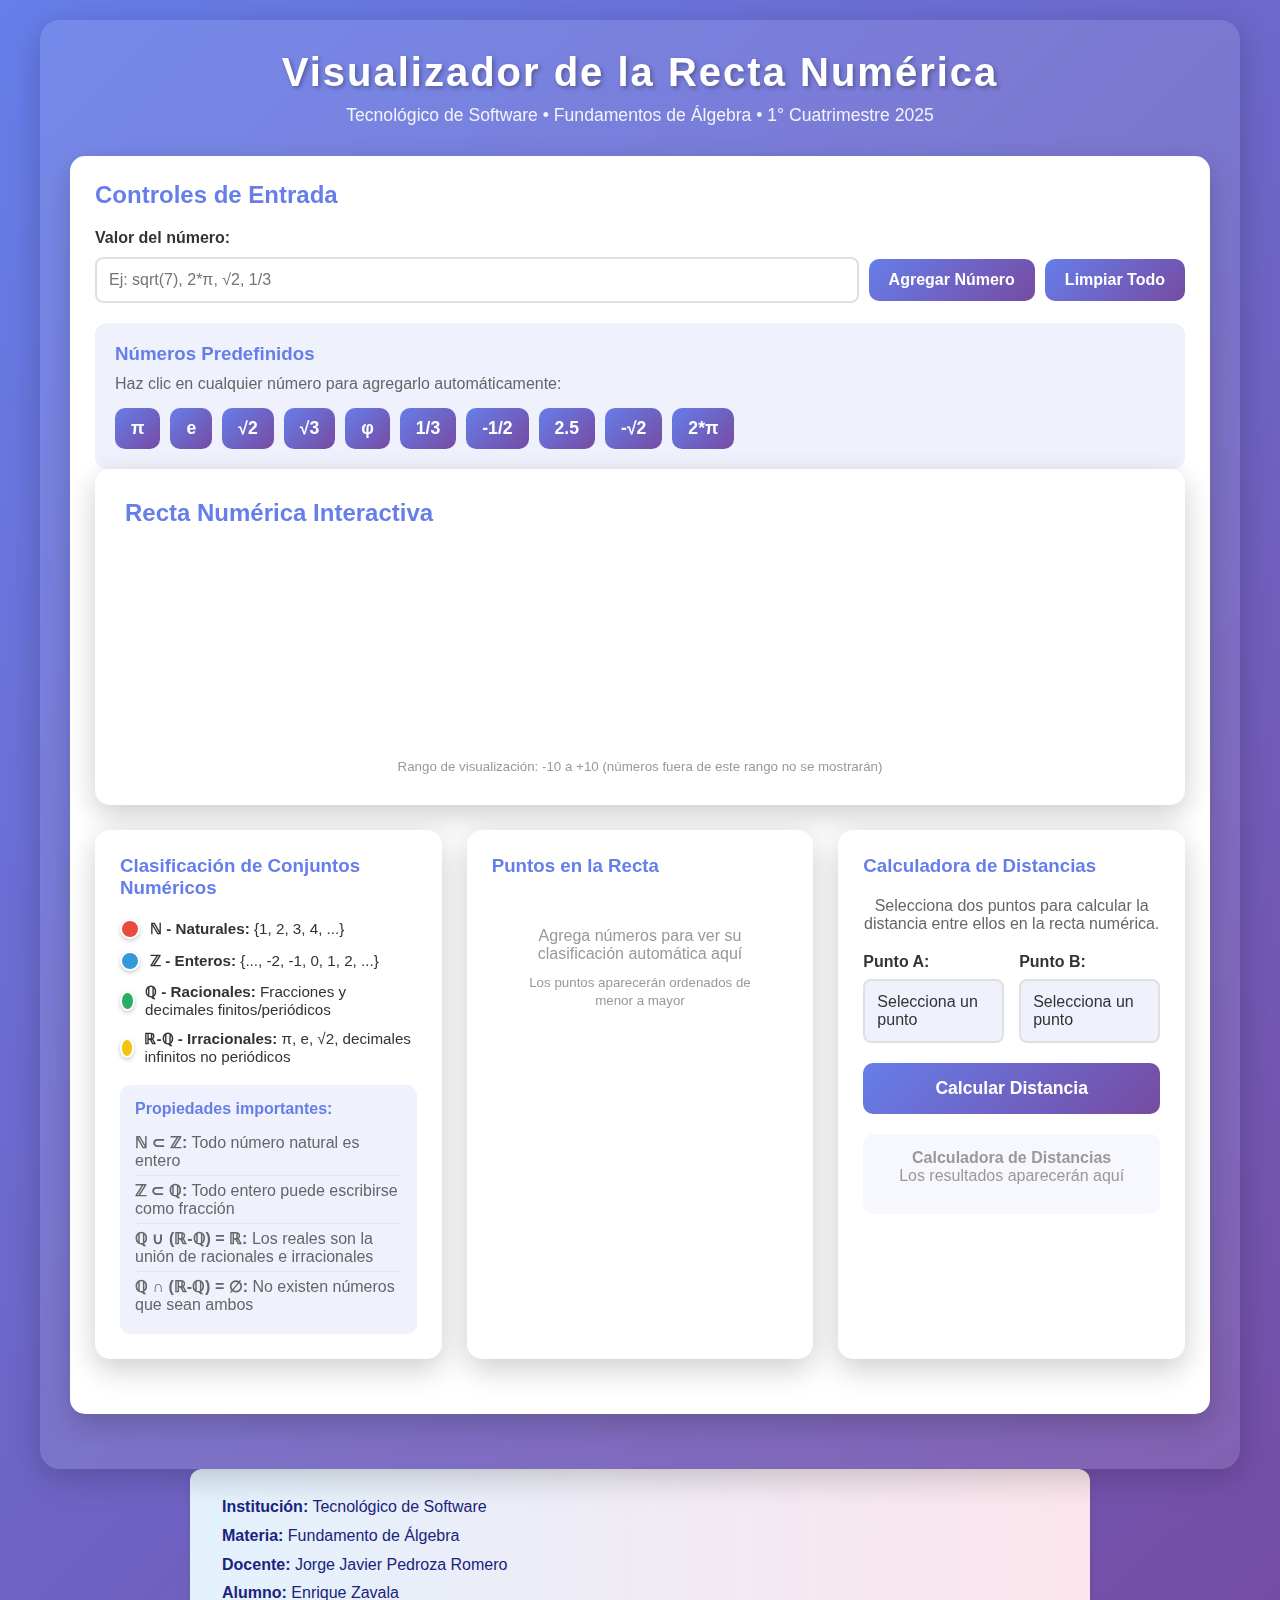
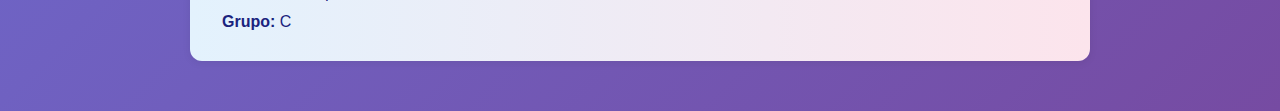
<file: actividades/act2/1C_A2_Enrique_Zavala 1.html>
<!DOCTYPE html> 
<html lang="es"> 
<head>
    <meta charset="UTF-8"> 
    <meta name="viewport" content="width=device-width, initial-scale=1.0"> 
<title>Visualizador de la Recta Numérica - Fundamentos de 
Álgebra</title>
</head>
<style>
/* ==================== RESET Y TIPOGRAFÍA ==================== */
* {
    margin: 0;
    padding: 0;
    box-sizing: border-box;
}

body {
    font-family: 'Segoe UI', Tahoma, Geneva, Verdana, sans-serif;
    background: linear-gradient(135deg, #667eea 0%, #764ba2 100%);
    min-height: 100vh;
    padding: 20px;
}

/* ==================== CONTENEDOR PRINCIPAL ==================== */
.container {
    max-width: 1200px;
    margin: 0 auto;
    background: rgba(255, 255, 255, 0.1);
    backdrop-filter: blur(10px);
    border-radius: 20px;
    padding: 30px;
    box-shadow: 0 8px 32px rgba(0, 0, 0, 0.2);
    animation: fadeIn 0.8s ease forwards;
}

/* ==================== ENCABEZADOS ==================== */
h1 {
    text-align: center;
    color: white;
    font-size: 2.5em;
    margin-bottom: 10px;
    letter-spacing: 2px;
    text-shadow: 2px 2px 4px rgba(0, 0, 0, 0.3);
}

h2, h3 {
    color: white;
    text-shadow: 2px 2px 4px rgba(0, 0, 0, 0.3);
    margin-bottom: 20px;
}

.container > p {
    text-align: center;
    color: white;
    font-size: 1.1em;
    opacity: 0.9;
    margin-bottom: 30px;
}

/* ==================== SECCIÓN DE CONTROLES ==================== */
.controls {
    background: white;
    border-radius: 15px;
    padding: 25px;
    margin-bottom: 25px;
    box-shadow: 0 10px 30px rgba(0, 0, 0, 0.2);
}

.controls h2 {
    color: #667eea;
    text-shadow: none;
}

/* ==================== INPUT GROUP ==================== */
.input-group {
    display: flex;
    flex-wrap: wrap;
    gap: 10px;
    align-items: center;
    margin-bottom: 20px;
}

.input-group label {
    color: #333;
    font-weight: bold;
    width: 100%;
}

.input-group input {
    flex: 1;
    padding: 12px;
    border: 2px solid #e0e0e0;
    border-radius: 8px;
    font-size: 1em;
    transition: border-color 0.3s ease;
}

.input-group input:focus {
    outline: none;
    border-color: #667eea;
}

/* ==================== BOTONES ==================== */
button, .distance-btn, .preset-btn {
    background: linear-gradient(135deg, #667eea 0%, #764ba2 100%);
    color: white;
    border: none;
    padding: 12px 20px;
    border-radius: 10px;
    font-weight: bold;
    cursor: pointer;
    transition: transform 0.3s ease, opacity 0.3s ease;
    font-size: 1em;
}

button:hover, .distance-btn:hover, .preset-btn:hover {
    transform: translateY(-3px);
    opacity: 0.9;
}

button:active, .distance-btn:active, .preset-btn:active {
    transform: translateY(-1px);
}

/* ==================== NÚMEROS PREDEFINIDOS ==================== */
.preset-section {
    background: rgba(102, 126, 234, 0.1);
    padding: 20px;
    border-radius: 12px;
    margin-top: 20px;
}

.preset-section h3 {
    color: #667eea;
    text-shadow: none;
    margin-bottom: 10px;
}

.preset-section p {
    color: #666;
    margin-bottom: 15px;
}

.preset-numbers {
    display: flex;
    flex-wrap: wrap;
    gap: 10px;
}

.preset-btn {
    display: inline-block;
    padding: 10px 16px;
    font-size: 1.1em;
}

/* ==================== RECTA NUMÉRICA ==================== */
.number-line-container {
    background: white;
    border-radius: 15px;
    padding: 30px;
    margin-bottom: 25px;
    box-shadow: 0 10px 30px rgba(0, 0, 0, 0.2);
}

.number-line-container h2 {
    color: #667eea;
    text-shadow: none;
}

.number-line {
    position: relative;
    height: 150px;
    margin: 40px 0;
}

.line {
    position: absolute;
    top: 50%;
    left: 5%;
    right: 5%;
    height: 3px;
    background: linear-gradient(90deg, #667eea 0%, #764ba2 100%);
    transform: translateY(-50%);
}

.tick {
    position: absolute;
    top: 50%;
    width: 2px;
    height: 15px;
    background: #333;
    transform: translate(-50%, -50%);
}

.tick-label {
    position: absolute;
    top: 70%;
    transform: translateX(-50%);
    font-size: 0.85em;
    color: #666;
    font-weight: 500;
}

.number-point {
    position: absolute;
    top: 50%;
    width: 16px;
    height: 16px;
    border-radius: 50%;
    transform: translate(-50%, -50%);
    cursor: pointer;
    transition: transform 0.3s ease;
    border: 2px solid white;
    box-shadow: 0 2px 8px rgba(0, 0, 0, 0.3);
}

.number-point:hover {
    transform: translate(-50%, -50%) scale(1.3);
}

.point-label {
    position: absolute;
    bottom: 25px;
    left: 50%;
    transform: translateX(-50%);
    background: rgba(0, 0, 0, 0.8);
    color: white;
    padding: 5px 10px;
    border-radius: 6px;
    font-size: 0.85em;
    white-space: nowrap;
    pointer-events: none;
    opacity: 0;
    transition: opacity 0.3s ease;
}

.number-point:hover .point-label {
    opacity: 1;
}

/* Colores por clasificación */
.number-point.naturals {
    background: #e74c3c;
}

.number-point.integers {
    background: #3498db;
}

.number-point.rationals {
    background: #27ae60;
}

.number-point.irrationals {
    background: #f1c40f;
}

.range-info {
    text-align: center;
    color: #999;
    margin-top: 20px;
}

/* ==================== PANELES DE INFORMACIÓN ==================== */
.info-panels {
    display: grid;
    grid-template-columns: repeat(auto-fit, minmax(300px, 1fr));
    gap: 25px;
    margin-bottom: 30px;
}

.classification-panel, .points-panel, .distance-calculator {
    background: white;
    border-radius: 15px;
    padding: 25px;
    box-shadow: 0 10px 30px rgba(0, 0, 0, 0.2);
    transition: transform 0.3s ease, box-shadow 0.3s ease;
}

.classification-panel:hover, .points-panel:hover, .distance-calculator:hover {
    transform: translateY(-5px);
    box-shadow: 0 15px 40px rgba(0, 0, 0, 0.3);
}

.classification-panel h3, .points-panel h3, .distance-calculator h3 {
    color: #667eea;
    text-shadow: none;
}

/* ==================== LEYENDA DE CLASIFICACIÓN ==================== */
.classification-legend {
    margin-bottom: 20px;
}

.legend-item {
    display: flex;
    align-items: center;
    margin-bottom: 12px;
}

.legend-color {
    width: 20px;
    height: 20px;
    border-radius: 50%;
    margin-right: 10px;
    border: 2px solid white;
    box-shadow: 0 2px 4px rgba(0, 0, 0, 0.2);
}

.legend-color.naturals {
    background: #e74c3c;
}

.legend-color.integers {
    background: #3498db;
}

.legend-color.rationals {
    background: #27ae60;
}

.legend-color.irrationals {
    background: #f1c40f;
}

.legend-item span {
    color: #333;
    font-size: 0.95em;
}

.classification-info {
    background: rgba(102, 126, 234, 0.1);
    padding: 15px;
    border-radius: 10px;
}

.classification-info h4 {
    color: #667eea;
    margin-bottom: 10px;
}

.classification-info ul {
    list-style: none;
    padding: 0;
}

.classification-info li {
    color: #666;
    padding: 5px 0;
    border-bottom: 1px solid rgba(102, 126, 234, 0.1);
}

.classification-info li:last-child {
    border-bottom: none;
}

/* ==================== LISTA DE PUNTOS ==================== */
.empty-state {
    text-align: center;
    padding: 30px;
    color: #999;
}

.empty-state p {
    margin-bottom: 10px;
}

.point-item {
    padding: 15px;
    margin-bottom: 10px;
    background: rgba(102, 126, 234, 0.05);
    border-radius: 8px;
    display: flex;
    justify-content: space-between;
    align-items: center;
}

.point-item strong {
    color: #667eea;
}

.point-item small {
    color: #999;
}

/* ==================== CALCULADORA DE DISTANCIAS ==================== */
.calculator-description {
    color: #666;
    margin-bottom: 20px;
    text-align: center;
}

.distance-inputs {
    display: grid;
    grid-template-columns: 1fr 1fr;
    gap: 15px;
    margin-bottom: 20px;
}

.distance-field label {
    display: block;
    color: #333;
    font-weight: bold;
    margin-bottom: 8px;
}

/* ==================== SELECT PERSONALIZADO ==================== */
.custom-select {
    position: relative;
    cursor: pointer;
}

.select-selected {
    background: rgba(102, 126, 234, 0.1);
    color: #333;
    border-radius: 8px;
    padding: 12px;
    border: 2px solid #e0e0e0;
    transition: border-color 0.3s ease;
}

.select-selected:hover {
    border-color: #667eea;
}

.select-items {
    position: absolute;
    top: 100%;
    left: 0;
    right: 0;
    background: white;
    border: 2px solid #667eea;
    border-radius: 8px;
    box-shadow: 0 8px 16px rgba(0, 0, 0, 0.2);
    max-height: 200px;
    overflow-y: auto;
    z-index: 99;
    display: none;
    margin-top: 5px;
}

.select-items.show {
    display: block;
}

.select-items div {
    padding: 12px;
    cursor: pointer;
    transition: background 0.3s ease;
    color: #333;
}

.select-items div:hover {
    background: linear-gradient(135deg, #667eea 0%, #764ba2 100%);
    color: white;
}

.distance-btn {
    width: 100%;
    padding: 15px;
    font-size: 1.1em;
    margin-bottom: 20px;
}

#distanceResult {
    min-height: 80px;
    background: rgba(102, 126, 234, 0.05);
    border-radius: 10px;
    padding: 15px;
}

.distance-placeholder {
    text-align: center;
    color: #999;
}

.distance-result {
    text-align: center;
    color: #333;
    font-size: 1.1em;
}

.distance-result strong {
    color: #667eea;
}

/* ==================== FOOTER/INFO FINAL ==================== */
body > div:last-child {
    max-width: 1200px;
    margin: 30px auto;
    background: white;
    border-radius: 15px;
    box-shadow: 0 10px 30px rgba(0, 0, 0, 0.2);
    padding: 25px;
    color: #667eea;
    line-height: 1.8;
}

/* ==================== ANIMACIONES ==================== */
@keyframes fadeIn {
    from { 
        opacity: 0; 
        transform: translateY(20px); 
    }
    to { 
        opacity: 1; 
        transform: translateY(0); 
    }
}

/* ==================== RESPONSIVE ==================== */
@media (max-width: 768px) {
    h1 {
        font-size: 1.8em;
    }

    .info-panels {
        grid-template-columns: 1fr;
    }

    .distance-inputs {
        grid-template-columns: 1fr;
    }

    .input-group {
        flex-direction: column;
    }

    .input-group button {
        width: 100%;
    }
}
</style>
<script> 
/* ==================== VARIABLES GLOBALES ==================== */ 
let points = []; 
let currentRange = 10; 
 
/* ==================== CONSTANTES MATEMÁTICAS ==================== 
*/ 
const CONSTANTS = { 
    // Constantes básicas 
    'π': Math.PI, 
    'pi': Math.PI, 
    'e': Math.E, 
     
    // Número áureo (phi) 
    'φ': (1 + Math.sqrt(5)) / 2, 
    'phi': (1 + Math.sqrt(5)) / 2, 
     
    // Tau (2π) 
    'τ': 2 * Math.PI, 
    'tau': 2 * Math.PI, 
     
    // Logaritmos naturales 
    'ln2': Math.LN2, 
    'ln10': Math.LN10, 
     
    // Raíces cuadradas comunes 
    '√2': Math.sqrt(2), 
    '√3': Math.sqrt(3), 
    '√5': Math.sqrt(5), 
    '√7': Math.sqrt(7), 
    '√8': Math.sqrt(8), 
    '√10': Math.sqrt(10), 
    '√11': Math.sqrt(11), 
    '√12': Math.sqrt(12), 
    '√13': Math.sqrt(13), 
'√15': Math.sqrt(15), 
'√17': Math.sqrt(17), 
'√19': Math.sqrt(19), 
'√20': Math.sqrt(20), 
// Raíces cuadradas negativas 
'-√2': -Math.sqrt(2), 
'-√3': -Math.sqrt(3), 
'-√5': -Math.sqrt(5) 
}; 
console.log('Variables y constantes inicializadas correctamente');
/* =========== FUNCIÓN PARA CONVERTIR TEXTO EN NÚMERO =========== */ 
function parseNumber(input) { 
    // Limpiar el input de espacios en blanco 
    input = input.trim().replace(/\s+/g, ''); 
 
    // Verificar si es una constante matemática directa 
    if (CONSTANTS.hasOwnProperty(input)) { 
        return CONSTANTS[input]; 
    } 
// Reemplazar constantes matemáticas en la expresión 
let processedInput = input; 
for (const [symbol, value] of Object.entries(CONSTANTS)) { 
    // Crear expresión regular para reemplazar el símbolo 
    const regex = new RegExp(symbol.replace(/[.*+?^${}()|[\]\\]/g, '\\$&'), 'g'); 
    processedInput = processedInput.replace(regex, value.toString()); 
} 

// Manejar fracciones simples (sin otros operadores) 
if (input.includes('/') && !input.includes('*') && 
    !input.includes('+') && !input.includes('-', 1)) { 
    const parts = input.split('/'); 
    if (parts.length === 2) { 
        const numerator = parseFloat(parts[0]); 
        const denominator = parseFloat(parts[1]); 
        
        // Verificar que ambos son números válidos y que el denominador no es cero 
        if (!isNaN(numerator) && !isNaN(denominator) && denominator !== 0) { 
            return numerator / denominator; 
        }             
    } 
}

 
    // Manejar raíces cuadradas básicas con símbolo √ 
    if (input.startsWith('√') && !input.includes('*') && 
!input.includes('+') && !input.includes('-', 1)) { 
        const radicand = parseFloat(input.slice(1)); 
        if (!isNaN(radicand) && radicand >= 0) { 
            return Math.sqrt(radicand); 
        } 
    } 
 
    // Manejar raíces cuadradas negativas 
    if (input.startsWith('-√') && !input.includes('*') && 
!input.includes('+')) { 
        const radicand = parseFloat(input.slice(2)); 
        if (!isNaN(radicand) && radicand >= 0) { 
            return -Math.sqrt(radicand); 
        } 
    } 
 
    // Manejar función sqrt() con cualquier expresión dentro 
    if (input.includes('sqrt(')) { 
        const match = input.match(/sqrt\(([^)]+)\)/); 
        if (match) { 
            const innerExpression = match[1]; 
            let innerValue; 
             
            try { 
                // Para fracciones simples dentro de sqrt() 
                if (innerExpression.includes('/') && 
!innerExpression.includes('*') &&  
                    !innerExpression.includes('+') && 
!innerExpression.includes('-', 1)) { 
                    const parts = innerExpression.split('/'); 
                    if (parts.length === 2) { 
                        const num = parseFloat(parts[0]); 
                        const den = parseFloat(parts[1]);
                        if (!isNaN(num) && !isNaN(den) && den !== 0) 
{ 
                            innerValue = num / den; 
                        } 
                    } 
                } else { 
                    // Para otras expresiones, evaluar directamente 
                    const safeChars = /^[0-9+\-*/.() ]+$/; 
                    if (safeChars.test(innerExpression)) { 
                        innerValue = Function('"use strict"; return (' + innerExpression + ')')(); 
                    } else { 
                        innerValue = parseFloat(innerExpression); 
                    } 
                } 
                 
                // Si el valor interno es válido, calcular su raíz 
cuadrada 
                if (!isNaN(innerValue) && innerValue >= 0) { 
                    return Math.sqrt(innerValue); 
                } 
            } catch (e) { 
                // Si falla la evaluación, continuar con el flujo 
normal 
            } 
        } 
    } 
 
    // Evaluar expresiones matemáticas más complejas 
    try { 
        // Reemplazar operadores por equivalentes de JavaScript 
        processedInput = processedInput.replace(/\^/g, '**'); // 
Potencias 
 
        // Verificar que solo contiene caracteres seguros para 
evaluar 
        const safeChars = /^[0-9+\-*/.() ]+$/; 
        if (safeChars.test(processedInput)) { 
            const result = Function('"use strict"; return (' + 
            processedInput + ')')(); 
            if (typeof result === 'number' && !isNaN(result) && 
isFinite(result)) { 
                return result; 
            } 
        } 
    } catch (e) { 
        // Si falla la evaluación, continuar con el parsing normal 
    } 
 
    // Intentar parsear como número decimal normal 
    const num = parseFloat(processedInput); 
    if (!isNaN(num)) { 
        return num; 
    } 
 
    // Si nada funcionó, retornar null 
    return null; 
} 
/* ==================== FUNCIONES DE CLASIFICACIÓN 
==================== */ 
function classifyNumber(num, originalInput) { 
    // Verificar si es un número natural (entero positivo) 
    if (num > 0 && Number.isInteger(num)) { 
        return 'naturals'; 
    } 
     
    // Verificar si es un número entero 
    if (Number.isInteger(num)) { 
        return 'integers'; 
    } 
     
    // Lista de constantes irracionales conocidas 
    const irrationalConstants = [ 
        'π', 'pi', 'e', 'φ', 'phi', 'τ', 'tau', 'ln2', 'ln10',  
        '√2', '√3', '√5', '√7', '√8', '√10', '√11', '√12', '√13', 
'√15', '√17', '√19', '√20', 
        '-√2', '-√3', '-√5' 
    ]; 
     
    // Si es una constante irracional directa 
    if (irrationalConstants.includes(originalInput)) { 
        return 'irrationals'; 
    } 
     
    // Verificar si contiene sqrt() y clasificar según el contenido 
    if (originalInput.includes('sqrt(')) { 
        const sqrtMatch = originalInput.match(/sqrt\(([^)]+)\)/); 
        if (sqrtMatch) { 
            const innerExpression = sqrtMatch[1]; 
            let innerValue;
                        try { 
                // Evaluar lo que está dentro del sqrt() 
                if (innerExpression.includes('/')) { 
                    // Fracción simple 
                    const parts = innerExpression.split('/'); 
                    if (parts.length === 2) { 
                        const num = parseFloat(parts[0]); 
                        const den = parseFloat(parts[1]); 
                        if (!isNaN(num) && !isNaN(den) && den !== 0) 
{ 
                            innerValue = num / den; 
                        } 
                    } 
                } else { 
                    // Número simple 
                    innerValue = parseFloat(innerExpression); 
                } 
                 
                if (!isNaN(innerValue) && innerValue >= 0) { 
                    const sqrtResult = Math.sqrt(innerValue); 
                     
                    // Verificar si es un cuadrado perfecto 
                    if (Number.isInteger(sqrtResult)) { 
                        // Es cuadrado perfecto 
                        if (sqrtResult > 0) { 
                            return 'naturals'; 
                        } else if (sqrtResult === 0) { 
                            return 'integers'; 
                        } 
                    } else { 
                        // No es cuadrado perfecto, es irracional 
                        return 'irrationals'; 
                    } 
                } 
            } catch (e) { 
                // Si hay error en la evaluación, asumir que es 
irracional 
                return 'irrationals'; 
            } 
                    } 
    } 
     
    // Verificar si contiene símbolo √ y no es cuadrado perfecto 
    if (originalInput.includes('√')) { 
        return 'irrationals'; 
    } 
     
    // Analizar expresiones con operaciones matemáticas 
    if (originalInput.includes('*') || originalInput.includes('+') ||  
        originalInput.includes('-') || originalInput.includes('/')) { 
         
        // Lista de símbolos irracionales para detectar en 
expresiones 
        const irrationalSymbols = ['π', 'pi', 'e', 'φ', 'phi', 'τ', 
'tau', 'ln2', 'ln10', '√', 'sqrt']; 
         
        // Verificar si la expresión contiene números irracionales 
        const containsIrrationals = irrationalSymbols.some(symbol => 
originalInput.includes(symbol)); 
         
        if (containsIrrationals) { 
            // Casos especiales donde operaciones con irracionales pueden dar resultado racional 
            const specialRationalCases = [ 
                // Casos como π/π = 1, e/e = 1 
                /π\/π/, /pi\/pi/, /e\/e/, /φ\/φ/, /phi\/phi/, 
/τ\/τ/, /tau\/tau/, 
                /√2\/√2/, /√3\/√3/, /√5\/√5/, 
                 
                // Casos como π - π = 0 
                /π-π/, /pi-pi/, /e-e/, /φ-φ/, /phi-phi/, 
                 
                // Otros casos especiales 
                /2\*π\/τ/, /τ\/2\*π/ 
            ]; 
             
            const isSpecialRational = 
specialRationalCases.some(pattern =>
                pattern.test(originalInput.replace(/\s/g, '')) 
            ); 
             
            if (isSpecialRational) { 
                if (num > 0 && Number.isInteger(num)) { 
                    return 'naturals'; 
                } 
                if (Number.isInteger(num)) { 
                    return 'integers'; 
                } 
                return 'rationals'; 
            } 
             
            // Si contiene irracionales y no es caso especial, es 
irracional 
            return 'irrationals'; 
        } 
    } 
     
    // Verificar si es una fracción simple (racional) 
    if (originalInput.includes('/')) { 
        return 'rationals'; 
    } 
     
    // Si es decimal, asumimos que es racional a menos que se especifique lo contrario 
    return 'rationals'; 
} 
 
function getClassificationName(classification) { 
    const names = { 
        'naturals': 'ℕ (Naturales)', 
        'integers': 'ℤ (Enteros)',  
        'rationals': 'ℚ (Racionales)', 
        'irrationals': 'ℝ-ℚ (Irracionales)' 
    }; 
    return names[classification] || 'No clasificado'; 
}
/* ==================== FUNCIONES DE INTERFAZ DE USUARIO 
==================== */ 
function addNumber() { 
    const input = document.getElementById('numberInput').value; 
     
    if (!input) { 
        alert('Por favor ingresa un número'); 
        return; 
    } 
     
    const value = parseNumber(input); 
    if (value === null) { 
        alert('Formato de número no válido. Ejemplos válidos: sqrt(7), 2*π, 1/e, √2, -1/2'); 
        return; 
    } 
     
    if (Math.abs(value) > currentRange) { 
        alert(`El número está fuera del rango actual 
(-${currentRange} a ${currentRange}). El rango se puede modificar en 
el código.`); 
        return; 
    } 
     
    // Verificar si el punto ya existe (con tolerancia para errores de punto flotante) 
    const existingPoint = points.find(p => Math.abs(p.value - value) 
< 0.0001); 
    if (existingPoint) { 
        alert('Este número ya está en la recta numérica'); 
        return; 
    } 
     
    // Clasificar el número y agregarlo al array
        const classification = classifyNumber(value, input); 
     
    points.push({ 
        value: value, 
        originalInput: input, 
        classification: classification 
    }); 
     
    // Limpiar el input y actualizar la visualización 
    document.getElementById('numberInput').value = ''; 
    updateDisplay(); 
     
    console.log(`Número agregado: ${input} = ${value} 
(${classification})`); 
} 
 
function addPresetNumber(input) { 
    const value = parseNumber(input); 
     
    if (value === null || Math.abs(value) > currentRange) { 
        alert(`El número ${input} está fuera del rango actual`); 
        return; 
    } 
     
    // Verificar si el punto ya existe 
    const existingPoint = points.find(p => Math.abs(p.value - value) 
< 0.0001); 
    if (existingPoint) { 
        alert('Este número ya está en la recta numérica'); 
        return; 
    } 
     
    // Clasificar el número y agregarlo 
    const classification = classifyNumber(value, input); 
     
    points.push({ 
        value: value, 
        originalInput: input, 
        classification: classification 
            }); 
     
    // Actualizar la visualización 
    updateDisplay(); 
     
    console.log(`Número predefinido agregado: ${input} = ${value} 
(${classification})`); 
} 
 
function clearAll() { 
    points = []; 
    updateDisplay(); 
    console.log('Todos los puntos eliminados'); 
} 
 
function updateDisplay() { 
    drawNumberLine(); 
    updatePointsList(); 
    updateDistanceSelectors(); 
} 
/* ==================== FUNCIONES DE VISUALIZACIÓN ==================== */ 
function drawNumberLine() { 
    const numberLine = document.getElementById('numberLine'); 
    numberLine.innerHTML = ''; 
     
    // Crear la línea base de la recta 
    const line = document.createElement('div'); 
    line.className = 'line'; 
    numberLine.appendChild(line); 
     
    // Crear marcas de graduación 
    const tickCount = currentRange * 2 + 1; // De -range a +range 
    for (let i = 0; i < tickCount; i++) { 
        const value = -currentRange + i; 
        const percentage = (i / (tickCount - 1)) * 90 + 5; // 5% de margen a cada lado 
         
        // Crear la marca vertical 
        const tick = document.createElement('div'); 
        tick.className = 'tick'; 
        tick.style.left = percentage + '%'; 
        numberLine.appendChild(tick); 
         
        // Crear la etiqueta numérica 
        const label = document.createElement('div'); 
        label.className = 'tick-label'; 
        label.style.left = percentage + '%'; 
        label.textContent = value; 
        numberLine.appendChild(label); 
    } 
     
    // Agregar los puntos de números agregados 
    points.forEach((point, index) => { 
                const percentage = ((point.value + currentRange) / (2 * 
currentRange)) * 90 + 5; 
         
        // Crear el elemento visual del punto 
        const pointElement = document.createElement('div'); 
        pointElement.className = `number-point 
${point.classification}`; 
        pointElement.style.left = percentage + '%'; 
        pointElement.draggable = false; 
         
        // Crear la etiqueta del punto 
        const pointLabel = document.createElement('div'); 
        pointLabel.className = 'point-label'; 
        pointLabel.textContent = `${point.originalInput} ≈ 
${point.value.toFixed(3)}`; 
        pointElement.appendChild(pointLabel); 
         
        // Agregar evento de clic para eliminar 
        pointElement.onclick = () => removePoint(index); 
        pointElement.title = `${point.originalInput} 
(${getClassificationName(point.classification)})\nHaz clic para 
eliminar`; 
         
        numberLine.appendChild(pointElement); 
    }); 
} 
 
function removePoint(index) { 
    if (confirm('¿Deseas eliminar este punto?')) { 
        const removedPoint = points.splice(index, 1)[0]; 
        updateDisplay(); 
        console.log(`Punto eliminado: 
${removedPoint.originalInput}`); 
    } 
} 
 
function updatePointsList() { 
    const pointsList = document.getElementById('pointsList'); 
        // Si no hay puntos, mostrar mensaje informativo 
    if (points.length === 0) { 
        pointsList.innerHTML = ` 
            <div class="empty-state"> 
                <p>Agrega números para ver su clasificación 
automática aquí</p> 
                <small>Los puntos aparecerán ordenados de menor a 
mayor</small> 
            </div> 
        `; 
        return; 
    } 
     
    // Ordenar puntos por valor de menor a mayor 
    const sortedPoints = [...points].sort((a, b) => a.value - 
b.value); 
     
    // Generar HTML para cada punto 
    pointsList.innerHTML = sortedPoints.map(point => ` 
        <div class="point-item" style="border-left: 4px solid 
${getClassificationColor(point.classification)}"> 
            <div> 
                <strong>${point.originalInput}</strong> ≈ 
${point.value.toFixed(6)} 
                <br> 
                
<small>${getClassificationName(point.classification)}</small> 
            </div> 
            <div style="text-align: right;"> 
                <small>Posición: ${point.value.toFixed(3)}</small> 
            </div> 
        </div> 
    `).join(''); 
} 
 
function getClassificationColor(classification) { 
    const colors = { 
        'naturals': '#e74c3c',    // Rojo 
        'integers': '#3498db',    // Azul 
        'rationals': '#27ae60',   // Verde 
'irrationals': '#f1c40f'  // Amarillo 
}; 
return colors[classification] || '#95a5a6'; 
} 
/* ==================== CALCULADORA DE DISTANCIAS 
==================== */ 
function updateDistanceSelectors() { 
    const pointAItems = document.getElementById('pointA-items'); 
    const pointBItems = document.getElementById('pointB-items'); 
    const pointASelected = 
document.getElementById('pointA-selected'); 
    const pointBSelected = 
document.getElementById('pointB-selected'); 
     
    // Limpiar las opciones existentes 
    pointAItems.innerHTML = '<div data-value="">Selecciona un punto</div>'; 
    pointBItems.innerHTML = '<div data-value="">Selecciona un punto</div>'; 
     
    // Resetear el texto seleccionado si no hay puntos 
    if (points.length === 0) { 
        pointASelected.textContent = 'Selecciona un punto'; 
        pointBSelected.textContent = 'Selecciona un punto'; 
        
document.getElementById('pointA-container').setAttribute('data-value'
 , ''); 
        
document.getElementById('pointB-container').setAttribute('data-value'
 , ''); 
        return; 
    } 
     
    // Agregar cada punto como opción en ambos selectores 
    points.forEach((point, index) => { 
        const optionText = `${point.originalInput} 
(${point.value.toFixed(3)})`; 
        // Crear opción para el selector A 
        const optionA = document.createElement('div'); 
        optionA.setAttribute('data-value', index); 
        optionA.textContent = optionText; 
        optionA.onclick = () => selectPoint('A', index, optionText); 
        pointAItems.appendChild(optionA); 
         
        // Crear opción para el selector B 
        const optionB = document.createElement('div'); 
        optionB.setAttribute('data-value', index); 
        optionB.textContent = optionText; 
        optionB.onclick = () => selectPoint('B', index, optionText); 
        pointBItems.appendChild(optionB); 
    }); 
} 
 
function selectPoint(selector, index, text) { 
    document.getElementById(`point${selector}-selected`).textContent 
= text; 
    
document.getElementById(`point${selector}-container`).setAttribute('d ata-value', index); 
    
document.getElementById(`point${selector}-items`).classList.remove('s how'); 
} 
 
function calculateDistance() { 
    const pointAValue = 
document.getElementById('pointA-container').getAttribute('data-value'
 ); 
    const pointBValue = 
document.getElementById('pointB-container').getAttribute('data-value'
 ); 
    const resultDiv = document.getElementById('distanceResult'); 
 
    // Verificar que ambos puntos estén seleccionados 
    if (!pointAValue || !pointBValue) {
                resultDiv.innerHTML = '<div style="color: #dc3545; text-align center; padding: 15px;">Selecciona ambos puntos para calcular la distancia</div>'; 
        return; 
    } 
 
    // Verificar que los puntos sean diferentes 
    if (pointAValue === pointBValue) { 
        resultDiv.innerHTML = '<div style="color: #dc3545; text-align: center; padding: 15px;">Selecciona dos puntos diferentes</div>'; 
        return; 
    } 
 
    // Obtener los puntos seleccionados 
    const pointA = points[parseInt(pointAValue)]; 
    const pointB = points[parseInt(pointBValue)]; 
     
    // Calcular la distancia como valor absoluto de la diferencia 
    const distance = Math.abs(pointA.value - pointB.value); 
 
    // Mostrar el resultado formateado 
    resultDiv.innerHTML = ` 
        <div class="distance-result"> 
            <strong>Distancia entre ${pointA.originalInput} y 
${pointB.originalInput}:</strong><br> 
            <strong>d(a,b) = |${pointA.value.toFixed(3)} - 
${pointB.value.toFixed(3)}| = ${distance.toFixed(6)} 
unidades</strong> 
        </div> 
    `; 
     
    console.log(`Distancia calculada: |${pointA.value} - 
${pointB.value}| = ${distance}`); 
} 
 
/* ==================== EVENT LISTENERS Y INICIALIZACIÓN 
==================== */ 
// Event listener para detectar Enter en el input de números 
document.getElementById('numberInput').addEventListener('keypress', 
function(e) { 
    if (e.key === 'Enter') { 
        addNumber(); 
    } 
}); 
 
// Event listeners para manejar los dropdowns personalizados 
document.getElementById('pointA-selected').onclick = function(e) { 
    e.stopPropagation(); 
    const items = document.getElementById('pointA-items'); 
    const isOpen = items.classList.contains('show'); 
     
    // Cerrar todos los dropdowns primero 
    document.querySelectorAll('.select-items').forEach(item => { 
        item.classList.remove('show'); 
    }); 
     
    // Alternar el estado del dropdown clickeado 
    if (!isOpen) { 
        items.classList.add('show'); 
    } 
}; 
 
document.getElementById('pointB-selected').onclick = function(e) { 
    e.stopPropagation(); 
    const items = document.getElementById('pointB-items'); 
    const isOpen = items.classList.contains('show'); 
     
    // Cerrar todos los dropdowns primero 
    document.querySelectorAll('.select-items').forEach(item => { 
        item.classList.remove('show'); 
    }); 
     
    // Alternar el estado del dropdown clickeado 
    if (!isOpen) { 
        items.classList.add('show'); 
    } 
    }; 
// Cerrar dropdowns al hacer clic fuera de ellos 
document.addEventListener('click', function(e) { 
if (!e.target.closest('.custom-select')) { 
document.querySelectorAll('.select-items').forEach(item => { 
item.classList.remove('show'); 
}); 
} 
}); 
// Inicializar la aplicación 
console.log('Aplicación inicializada correctamente'); 
updateDisplay();  
</script> 
<body>
</div>
</div>
    <div class="container"> 
        <h1>Visualizador de la Recta Numérica</h1> 
        <p>Tecnológico de Software • Fundamentos de Álgebra • 1° 
Cuatrimestre 2025</p>
<section class="controls"> 
    <h2>Controles de Entrada</h2>
    
    <div class="input-group"> 
         <label for="numberInput">Valor del número:</label> 
         <input type="text" id="numberInput"  
                placeholder="Ej: sqrt(7), 2*π, √2, 1/3"> 

         <button type="button" onclick="addNumber()"> 
             Agregar Número 
         </button> 
         <button type="button" onclick="clearAll()"> 
             Limpiar Todo 
         </button>  
    </div>
    <div class="preset-section"> 
    <h3>Números Predefinidos</h3> 
    <p>Haz clic en cualquier número para agregarlo automáticamente:</p> 
     
    <div class="preset-numbers"> 
        <span class="preset-btn" onclick="addPresetNumber('π')">π</span> 
        <span class="preset-btn" onclick="addPresetNumber('e')">e</span> 
        <span class="preset-btn" onclick="addPresetNumber('√2')">√2</span> 
        <span class="preset-btn" onclick="addPresetNumber('√3')">√3</span> 
        <span class="preset-btn" onclick="addPresetNumber('φ')">φ</span> 
        <span class="preset-btn" 
onclick="addPresetNumber('1/3')">1/3</span> 
        <span class="preset-btn" 
onclick="addPresetNumber('-1/2')">-1/2</span> 
        <span class="preset-btn" 
onclick="addPresetNumber('2.5')">2.5</span> 
        <span class="preset-btn" 
onclick="addPresetNumber('-√2')">-√2</span> 
        <span class="preset-btn" 
onclick="addPresetNumber('2*π')">2*π</span> 
    </div> 
</div>
<section class="number-line-container"> 
<h2>Recta Numérica Interactiva</h2> 
<div class="number-line" id="numberLine"> 
<!-- Los elementos de la recta se generan dinámicamente con 
JavaScript --> 
</div> 
<p class="range-info"> 
<small>Rango de visualización: -10 a +10 (números fuera de 
este rango no se mostrarán)</small> 
</p> 
</section>
<section class="info-panels"> 
    <!-- Panel de clasificación de conjuntos numéricos --> 
    <div class="classification-panel"> 
        <h3>Clasificación de Conjuntos Numéricos</h3> 
        <div class="classification-legend"> 
            <div class="legend-item"> 
                <div class="legend-color naturals"></div> 
                <span><strong>ℕ - Naturales:</strong> {1, 2, 3, 4, 
...}</span> 
            </div> 
            <div class="legend-item"> 
                <div class="legend-color integers"></div> 
                <span><strong>ℤ - Enteros:</strong> {..., -2, -1, 0, 
1, 2, ...}</span> 
            </div> 
            <div class="legend-item"> 
                <div class="legend-color rationals"></div> 
                <span><strong>ℚ - Racionales:</strong> Fracciones y 
decimales finitos/periódicos</span> 
            </div> 
            <div class="legend-item"> 
                <div class="legend-color irrationals"></div> 
                <span><strong>ℝ-ℚ - Irracionales:</strong> π, e, √2, 
decimales infinitos no periódicos</span> 
            </div> 
        </div> 
         
        <div class="classification-info"> 
            <h4>Propiedades importantes:</h4> 
            <ul> 
                <li><strong>ℕ ⊂ ℤ:</strong> Todo número natural es 
entero</li> 
                <li><strong>ℤ ⊂ ℚ:</strong> Todo entero puede 
escribirse como fracción</li>
                <li><strong>ℚ ∪ (ℝ-ℚ) = ℝ:</strong> Los reales son 
la unión de racionales e irracionales</li> 
                <li><strong>ℚ ∩ (ℝ-ℚ) = ∅:</strong> No existen 
números que sean ambos</li> 
            </ul> 
        </div> 
    </div>
    <!-- Panel de lista de puntos --> 
    <div class="points-panel"> 
        <h3>Puntos en la Recta</h3> 
        <div id="pointsList"> 
            <div class="empty-state"> 
                <p>Agrega números para ver su clasificación 
automática aquí</p> 
                <small>Los puntos aparecerán ordenados de menor a 
mayor</small> 
            </div> 
        </div> 
    </div>
    <!-- Panel calculadora de distancias --> 
    <div class="distance-calculator"> 
        <h3>Calculadora de Distancias</h3> 
        <p class="calculator-description"> 
            Selecciona dos puntos para calcular la distancia entre 
ellos en la recta numérica. 
        </p> 
         
        <div class="distance-inputs"> 
            <div class="distance-field">
                <label>Punto A:</label> 
                <div class="custom-select" id="pointA-container"> 
                    <div class="select-selected" 
id="pointA-selected">Selecciona un punto</div> 
                    <div class="select-items" id="pointA-items"> 
                        <div data-value="">Selecciona un punto</div> 
                    </div> 
                </div> 
            </div> 
 
            <div class="distance-field"> 
                <label>Punto B:</label> 
                <div class="custom-select" id="pointB-container"> 
                    <div class="select-selected" 
id="pointB-selected">Selecciona un punto</div> 
                    <div class="select-items" id="pointB-items"> 
                        <div data-value="">Selecciona un punto</div> 
                    </div> 
                </div> 
            </div> 
        </div> 
 
        <button type="button" class="distance-btn" 
onclick="calculateDistance()"> 
            Calcular Distancia 
        </button> 
         
        <div id="distanceResult"> 
            <div class="distance-placeholder"> 
                <div><strong>Calculadora de Distancias</strong></div> 
                <div>Los resultados aparecerán aquí</div> 
            </div> 
        </div> 
    </div> 
</section> 
</section>  
    </div>
<div style="
    max-width: 900px;
    margin: 0 auto 30px auto;
    background: linear-gradient(90deg, #e3f2fd 0%, #fce4ec 100%);
    border-radius: 12px;
    box-shadow: 0 2px 8px rgba(0,0,0,0.07);
    padding: 24px 32px;
    border: none;
    font-size: 16px;
    color: #1a237e;
">
    <strong>Institución:</strong> Tecnológico de Software<br>
    <strong>Materia:</strong> Fundamento de Álgebra<br>
    <strong>Docente:</strong> Jorge Javier Pedroza Romero<br>
    <strong>Alumno:</strong> Enrique Zavala<br>
    <strong>Grupo:</strong> C
</div>
</body> 
</html>
</file>
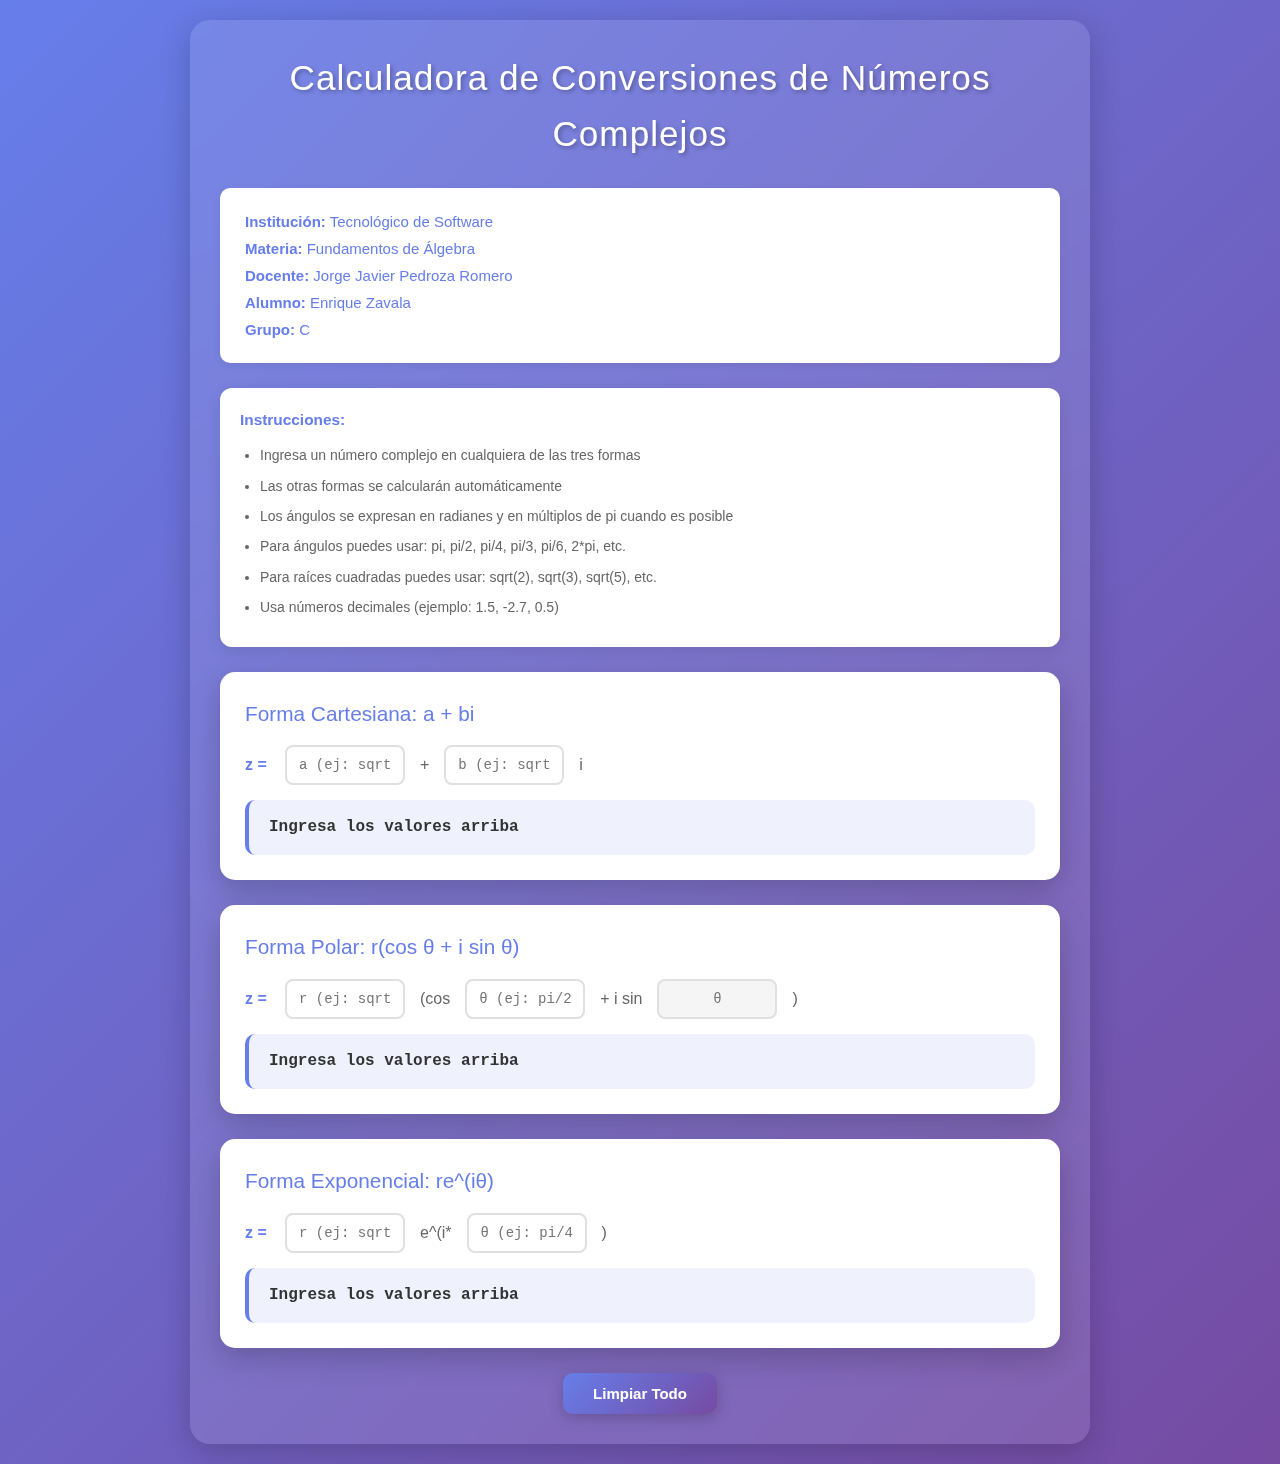
<file: actividades/act4/1_A4_Enrique_Zavaka 1.html>
<!DOCTYPE html> 
<html lang="es"> 
<head> 
    <meta charset="UTF-8"> 
    <meta name="viewport" content="width=device-width, initial-scale=1.0"> 
    <title>Calculadora de Conversiones - Números Complejos</title>
    <style> 
/* ==================== RESET BÁSICO ==================== */
* {
    margin: 0;
    padding: 0;
    box-sizing: border-box;
}

/* ==================== ESTRUCTURA GENERAL ==================== */
body {
    font-family: 'Segoe UI', Tahoma, Geneva, Verdana, sans-serif;
    background: linear-gradient(135deg, #667eea 0%, #764ba2 100%);
    min-height: 100vh;
    padding: 20px;
    line-height: 1.6;
}

.container {
    max-width: 900px;
    margin: 0 auto;
    background: rgba(255, 255, 255, 0.1);
    backdrop-filter: blur(10px);
    border-radius: 20px;
    box-shadow: 0 8px 32px rgba(0, 0, 0, 0.2);
    padding: 30px;
    animation: fadeIn 0.8s ease forwards;
}

/* ==================== ENCABEZADOS ==================== */
h1 {
    text-align: center;
    color: white;
    margin-bottom: 25px;
    font-size: 2.2em;
    letter-spacing: 1px;
    text-shadow: 2px 2px 4px rgba(0, 0, 0, 0.3);
    font-weight: 400;
}

h2 {
    color: #667eea;
    margin-bottom: 15px;
    font-size: 1.3em;
    font-weight: 500;
    text-shadow: none;
}

/* ==================== PANEL INSTITUCIONAL ==================== */
.container > div:first-of-type {
    background: white !important;
    border-radius: 12px;
    box-shadow: 0 4px 15px rgba(0, 0, 0, 0.1);
    padding: 20px 25px !important;
    margin-bottom: 25px !important;
    font-size: 15px !important;
    color: #667eea !important;
    text-align: left;
    line-height: 1.8;
}

/* ==================== INSTRUCCIONES ==================== */
.instructions {
    background: white;
    padding: 20px;
    border-radius: 12px;
    margin-bottom: 25px;
    font-size: 14px;
    color: #555;
    box-shadow: 0 4px 15px rgba(0, 0, 0, 0.1);
}

.instructions strong {
    color: #667eea;
    font-size: 1.1em;
}

.instructions ul {
    margin-left: 20px;
    margin-top: 12px;
}

.instructions li {
    margin-bottom: 8px;
    color: #666;
}

/* ==================== SECCIONES DE FORMULARIO ==================== */
.form-section {
    margin-bottom: 25px;
    border: none;
    border-radius: 15px;
    padding: 25px;
    background: white;
    box-shadow: 0 10px 30px rgba(0, 0, 0, 0.2);
    transition: transform 0.3s ease, box-shadow 0.3s ease;
}

.form-section:hover {
    transform: translateY(-5px);
    box-shadow: 0 15px 40px rgba(0, 0, 0, 0.3);
}

.input-group {
    display: flex;
    align-items: center;
    gap: 10px;
    margin-bottom: 15px;
    flex-wrap: wrap;
}

.input-group:last-child {
    margin-bottom: 0;
}

/* ==================== ETIQUETAS Y OPERADORES ==================== */
label {
    min-width: 30px;
    font-weight: 600;
    color: #667eea;
    font-size: 16px;
}

.operator {
    font-size: 16px;
    color: #666;
    margin: 0 5px;
    font-weight: 500;
}

/* ==================== CAMPOS DE ENTRADA ==================== */
input[type="text"] {
    width: 120px;
    padding: 10px 12px;
    border: 2px solid #e0e0e0;
    border-radius: 8px;
    font-size: 14px;
    text-align: center;
    font-family: 'Courier New', monospace;
    transition: border-color 0.3s ease, box-shadow 0.3s ease;
}

input[type="text"]:focus {
    outline: none;
    border-color: #667eea;
    box-shadow: 0 0 0 3px rgba(102, 126, 234, 0.1);
}

input[readonly] {
    background-color: #f5f5f5 !important;
    cursor: not-allowed;
    border-color: #e0e0e0;
}

/* ==================== RESULTADOS ==================== */
.result {
    background: rgba(102, 126, 234, 0.1);
    padding: 15px 20px;
    border-radius: 10px;
    border-left: 4px solid #667eea;
    font-family: 'Courier New', monospace;
    font-size: 16px;
    color: #333;
    min-height: 50px;
    display: flex;
    align-items: center;
    font-weight: bold;
    margin-top: 15px;
}

/* ==================== BOTÓN LIMPIAR ==================== */
.clear-btn {
    background: linear-gradient(135deg, #667eea 0%, #764ba2 100%);
    color: white;
    border: none;
    padding: 12px 30px;
    border-radius: 10px;
    cursor: pointer;
    font-size: 15px;
    margin-top: 25px;
    display: block;
    margin-left: auto;
    margin-right: auto;
    font-weight: 600;
    box-shadow: 0 4px 15px rgba(0, 0, 0, 0.2);
    transition: transform 0.3s ease, opacity 0.3s ease;
}

.clear-btn:hover {
    transform: translateY(-3px);
    opacity: 0.9;
}

.clear-btn:active {
    transform: translateY(-1px);
}

/* ==================== ANIMACIONES ==================== */
@keyframes fadeIn {
    from {
        opacity: 0;
        transform: translateY(20px);
    }
    to {
        opacity: 1;
        transform: translateY(0);
    }
}

/* ==================== RESPONSIVE ==================== */
@media (max-width: 768px) {
    h1 {
        font-size: 1.8em;
    }

    .container {
        padding: 20px;
    }

    .input-group {
        flex-direction: column;
        align-items: flex-start;
    }

    input[type="text"] {
        width: 100%;
    }

    .form-section {
        padding: 20px;
    }
}

@media (max-width: 480px) {
    h1 {
        font-size: 1.5em;
    }

    h2 {
        font-size: 1.1em;
    }

    .instructions {
        font-size: 13px;
    }

    .result {
        font-size: 14px;
    }
}
</style> 
</head>  
<body> 
    <div class="container"> 
        <h1>Calculadora de Conversiones de Números Complejos</h1>

<!-- Información institucional debajo del título -->
<div style="
    background: linear-gradient(90deg, #e3f2fd 0%, #f5f2f3 100%);
    border-radius: 10px;
    box-shadow: 0 2px 8px rgba(0,0,0,0.07);
    padding: 16px 24px;
    margin-bottom: 24px;
    font-size: 16px;
    color: #1a237e;
    text-align: left;
">
    <strong>Institución:</strong> Tecnológico de Software<br>
    <strong>Materia:</strong> Fundamentos de Álgebra<br>
    <strong>Docente:</strong> Jorge Javier Pedroza Romero<br>
    <strong>Alumno:</strong> Enrique Zavala<br>
    <strong>Grupo:</strong> C
</div> 

        <div class="instructions"> 
            <strong>Instrucciones:</strong> 
            <ul> 
               <li>Ingresa un número complejo en cualquiera de las tres 
formas</li> 
               <li>Las otras formas se calcularán automáticamente</li> 
               <li>Los ángulos se expresan en radianes y en múltiplos de 
pi cuando es posible</li> 
               <li>Para ángulos puedes usar: pi, pi/2, pi/4, pi/3, pi/6, 
2*pi, etc.</li> 
               <li>Para raíces cuadradas puedes usar: sqrt(2), sqrt(3), 
sqrt(5), etc.</li> 
               <li>Usa números decimales (ejemplo: 1.5, -2.7, 0.5)</li> 
           </ul> 
       </div>
       <!-- Forma Cartesiana --> 
<div class="form-section"> 
    <h2>Forma Cartesiana: a + bi</h2> 
    <div class="input-group"> 
        <label>z =</label> 
        <input type="text" id="real" placeholder="a (ej: sqrt(2))"> 
        <span class="operator">+</span> 
        <input type="text" id="imag" placeholder="b (ej: sqrt(3))"> 
        <span class="operator">i</span> 
    </div> 
    <div class="result" id="cartesian-result">Ingresa los valores 
arriba</div> 
</div> 
<!-- Forma Polar --> 
<div class="form-section"> 
<h2>Forma Polar: r(cos θ + i sin θ)</h2> 
<div class="input-group"> 
<label>z =</label> 
<input type="text" id="modulus" placeholder="r (ej: sqrt(2))"> 
<span class="operator">(cos</span> 
<input type="text" id="angle" placeholder="θ (ej: pi/2)"> 
<span class="operator">+ i sin</span> 
<input type="text" id="angle2" placeholder="θ" readonly 
style="background: #f0f0f0;"> 
<span class="operator">)</span> 
</div> 
<div class="result" id="polar-result">Ingresa los valores arriba</div> 
</div>
<!-- Forma Exponencial --> 
<div class="form-section"> 
<h2>Forma Exponencial: re^(iθ)</h2> 
<div class="input-group"> 
<label>z =</label> 
<input type="text" id="exp-modulus" placeholder="r (ej: sqrt(5))"> 
<span class="operator">e^(i*</span> 
<input type="text" id="exp-angle" placeholder="θ (ej: pi/4)"> 
<span class="operator">)</span> 
</div> 
<div class="result" id="exponential-result">Ingresa los valores 
arriba</div> 
</div> 
<button class="clear-btn" onclick="clearAll()">Limpiar Todo</button>   
   </div> 
   <script> 
/* ==================== VARIABLES GLOBALES ==================== */ 
let isUpdating = false; // Previene bucles infinitos durante 
/* ==================== FUNCIONES DE PARSEO ==================== */ 
/** 
 * Convierte una cadena de texto a número, soportando expresiones 
matemáticas 
 */ 
// ...existing code...
function parseNumber(input) { 
    if (input === undefined || input === null) return NaN; 
    const inputStr = input.toString().trim(); 
    if (!inputStr) return NaN; 
    let expression = inputStr 
        .replace(/sqrt\s*\(/gi, 'Math.sqrt(') 
        .replace(/pi\b/gi, 'Math.PI'); 
    try { 
        const result = Function('"use strict"; return (' + expression + ')')(); 
        if (isNaN(result) || !isFinite(result)) { 
            return NaN; 
        } 
        return result; 
    } catch (error) { 
        return NaN; 
    } 
}
// ...existing code... 
/** 
* Convierte una cadena de texto a ángulo en radianes 
*/ 
function parseAngle(input) { 
return parseNumber(input); // Usa la misma lógica que parseNumber 
} 
console.log('Funciones de parseo inicializadas');
/* ==================== FUNCIONES DE FORMATO ==================== */ 
/** 
 * Convierte un ángulo en radianes a su representación en múltiplos 
de pi 
 */ 
function angleToPI(angle) { 
    if (Math.abs(angle) < 1e-8) return "0"; 
     
    // Múltiplos comunes de pi 
    const piMultiples = [ 
        { value: Math.PI, text: "pi" }, 
        { value: Math.PI/2, text: "pi/2" }, 
        { value: Math.PI/3, text: "pi/3" }, 
        { value: Math.PI/4, text: "pi/4" }, 
        { value: Math.PI/6, text: "pi/6" }, 
        { value: 2*Math.PI, text: "2*pi" }, 
        { value: 3*Math.PI/2, text: "3*pi/2" }, 
        { value: 2*Math.PI/3, text: "2*pi/3" }, 
        { value: 3*Math.PI/4, text: "3*pi/4" }, 
        { value: 5*Math.PI/6, text: "5*pi/6" }, 
        { value: 5*Math.PI/4, text: "5*pi/4" }, 
        { value: 4*Math.PI/3, text: "4*pi/3" }, 
        { value: 5*Math.PI/3, text: "5*pi/3" }, 
        { value: 7*Math.PI/4, text: "7*pi/4" }, 
        // Valores negativos 
        { value: -Math.PI, text: "-pi" }, 
        { value: -Math.PI/2, text: "-pi/2" }, 
        { value: -Math.PI/3, text: "-pi/3" }, 
        { value: -Math.PI/4, text: "-pi/4" }, 
        { value: -Math.PI/6, text: "-pi/6" } 
    ]; 
 
    // Buscar coincidencia exacta
       for (let pm of piMultiples) { 
        if (Math.abs(angle - pm.value) < 1e-8) { 
            return pm.text; 
        } 
    } 
 
    // Intentar expresar como fracción de pi 
    const ratio = angle / Math.PI; 
     
    // Múltiplo entero de pi 
    if (Math.abs(ratio - Math.round(ratio)) < 1e-8) { 
        const intRatio = Math.round(ratio); 
        if (intRatio === 1) return "pi"; 
        if (intRatio === -1) return "-pi"; 
        if (intRatio === 0) return "0"; 
        return intRatio + "*pi"; 
    } 
 
    // Fracciones simples de pi 
    const denominators = [2, 3, 4, 6, 8, 12]; 
    for (let den of denominators) { 
        const num = ratio * den; 
        if (Math.abs(num - Math.round(num)) < 1e-8) { 
            const intNum = Math.round(num); 
            if (intNum === 0) return "0"; 
            if (den === 1) { 
                return intNum === 1 ? "pi" : intNum === -1 ? "-pi" : 
intNum + "*pi"; 
            } 
            if (intNum === 1) return "pi/" + den; 
            if (intNum === -1) return "-pi/" + den; 
            return intNum + "*pi/" + den; 
        } 
    } 
 
    // Si no se puede expresar como múltiplo de pi, usar decimal 
    return angle.toFixed(6); 
}
/** 
 * Formatea un número mostrando fracciones y raíces cuando sea 
posible 
 */ 
function formatNumber(num) { 
    if (Math.abs(num) < 1e-10) return "0"; 
     
    // Raíces cuadradas comunes 
    const sqrtValues = [ 
        { value: Math.sqrt(2), text: "√2" }, 
        { value: Math.sqrt(3), text: "√3" }, 
        { value: Math.sqrt(5), text: "√5" }, 
        { value: Math.sqrt(6), text: "√6" }, 
        { value: Math.sqrt(7), text: "√7" }, 
        { value: Math.sqrt(8), text: "2√2" }, 
        { value: Math.sqrt(2)/2, text: "√2/2" }, 
        { value: Math.sqrt(3)/2, text: "√3/2" }, 
        { value: Math.sqrt(3)/3, text: "√3/3" }, 
        { value: -Math.sqrt(2), text: "-√2" }, 
        { value: -Math.sqrt(3), text: "-√3" }, 
        { value: -Math.sqrt(2)/2, text: "-√2/2" }, 
        { value: -Math.sqrt(3)/2, text: "-√3/2" } 
    ]; 
 
    // Verificar raíces 
    for (let sv of sqrtValues) { 
        if (Math.abs(num - sv.value) < 1e-8) { 
            return sv.text; 
        } 
    } 
 
    // Fracciones comunes 
    const fractions = [ 
        { value: 1/2, text: "1/2" }, 
        { value: 1/3, text: "1/3" }, 
        { value: 2/3, text: "2/3" }, 
        { value: 1/4, text: "1/4" }, 
        { value: 3/4, text: "3/4" }, 
        { value: 1/6, text: "1/6" }, 
                { value: 5/6, text: "5/6" }, 
        { value: -1/2, text: "-1/2" }, 
        { value: -1/3, text: "-1/3" }, 
        { value: -2/3, text: "-2/3" } 
    ]; 
 
    // Verificar fracciones 
    for (let frac of fractions) { 
        if (Math.abs(num - frac.value) < 1e-8) { 
            return frac.text; 
        } 
    } 
 
    // Enteros 
    if (Math.abs(num - Math.round(num)) < 1e-8) { 
        return Math.round(num).toString(); 
    } 
 
    // Decimal con precisión limitada 
    return parseFloat(num.toFixed(6)).toString(); 
} 
 
/** 
 * Normaliza un ángulo al rango (-π, π] 
 */ 
function normalizeAngle(angle) { 
    while (angle > Math.PI) angle -= 2 * Math.PI; 
    while (angle <= -Math.PI) angle += 2 * Math.PI; 
    return angle; 
} 
/* ==================== FUNCIONES DE CONVERSIÓN ==================== 
*/ 
/** 
 * Actualiza todas las formas cuando se modifica la forma cartesiana 
 */ 
function updateFromCartesian() { 
    if (isUpdating) return; 
    isUpdating = true; 
 
    // Obtener valores de los campos 
   // ...existing code...
const real = parseNumber(document.getElementById('real').value);
const imag = parseNumber(document.getElementById('imag').value);

if (isNaN(real) || isNaN(imag)) {
    updateResults(0, 0, 0, 0);
    isUpdating = false;
    return;
}
// ...existing code... 
 
    // Calcular módulo y argumento 
    const modulus = Math.sqrt(real * real + imag * imag); 
    let angle = Math.atan2(imag, real); 
    angle = normalizeAngle(angle); 
 
    // Actualizar forma polar 
    const modulusFormatted = formatNumber(modulus); 
    const angleFormatted = angleToPI(angle); 
     
    document.getElementById('modulus').value = modulusFormatted; 
    document.getElementById('angle').value = angleFormatted; 
    document.getElementById('angle2').value = angleFormatted; 
 
    // Actualizar forma exponencial 
    document.getElementById('exp-modulus').value = modulusFormatted; 
    document.getElementById('exp-angle').value = angleFormatted; 
 
    // Actualizar resultados mostrados 
        updateResults(real, imag, modulus, angle); 
 
    isUpdating = false; 
} 
 
/** 
 * Actualiza todas las formas cuando se modifica la forma polar 
 */ 
function updateFromPolar() { 
    if (isUpdating) return; 
    isUpdating = true; 
 
    // Obtener valores de los campos 
    const modulus = 
parseNumber(document.getElementById('modulus').value) || 0; 
    const angle = parseAngle(document.getElementById('angle').value) 
|| 0; 
    const normalizedAngle = normalizeAngle(angle); 
 
    // Sincronizar segundo campo de ángulo 
    const angleFormatted = angleToPI(normalizedAngle); 
    document.getElementById('angle2').value = angleFormatted; 
 
    // Calcular coordenadas cartesianas 
    const real = modulus * Math.cos(normalizedAngle); 
    const imag = modulus * Math.sin(normalizedAngle); 
 
    // Actualizar forma cartesiana 
    document.getElementById('real').value = formatNumber(real); 
    document.getElementById('imag').value = formatNumber(imag); 
 
    // Actualizar forma exponencial 
    document.getElementById('exp-modulus').value = 
formatNumber(modulus); 
    document.getElementById('exp-angle').value = angleFormatted; 
 
    // Actualizar resultados mostrados 
    updateResults(real, imag, modulus, normalizedAngle);
    isUpdating = false; 
} 
/** 
 * Actualiza todas las formas cuando se modifica la forma exponencial 
 */ 
function updateFromExponential() { 
    if (isUpdating) return; 
    isUpdating = true; 
 
    // Obtener valores de los campos 
    const modulus = 
parseNumber(document.getElementById('exp-modulus').value) || 0; 
    const angle = 
parseAngle(document.getElementById('exp-angle').value) || 0; 
    const normalizedAngle = normalizeAngle(angle); 
 
    // Calcular coordenadas cartesianas 
    const real = modulus * Math.cos(normalizedAngle); 
    const imag = modulus * Math.sin(normalizedAngle); 
 
    // Actualizar forma cartesiana 
    document.getElementById('real').value = formatNumber(real); 
    document.getElementById('imag').value = formatNumber(imag); 
 
    // Actualizar forma polar 
    const angleFormatted = angleToPI(normalizedAngle); 
    document.getElementById('modulus').value = formatNumber(modulus); 
    document.getElementById('angle').value = angleFormatted; 
    document.getElementById('angle2').value = angleFormatted; 
 
    // Actualizar resultados mostrados 
    updateResults(real, imag, modulus, normalizedAngle); 
 
    isUpdating = false; 
}
/** 
 * Actualiza los resultados mostrados en todas las secciones 
 */ 
function updateResults(real, imag, modulus, angle) { 
    const angleText = angleToPI(angle); 
     
    // Resultado cartesiano 
    let cartesianText = ""; 
    if (real !== 0 || imag !== 0) { 
        if (real !== 0) { 
            cartesianText += formatNumber(real); 
        } 
        if (imag > 0) { 
            cartesianText += (real !== 0 ? " + " : ""); 
            if (imag === 1) { 
                cartesianText += "i"; 
            } else { 
                cartesianText += formatNumber(imag) + "i"; 
            } 
        } else if (imag < 0) { 
            cartesianText += " - "; 
            if (imag === -1) { 
                cartesianText += "i"; 
            } else { 
                cartesianText += formatNumber(-imag) + "i"; 
            } 
        } 
        if (cartesianText === "") cartesianText = "0"; 
    } else { 
        cartesianText = "0"; 
    } 
    document.getElementById('cartesian-result').textContent = "z = " 
+ cartesianText; 
    // Resultado polar 
    let polarText = ""; 
    if (modulus !== 0) { 
        polarText = formatNumber(modulus) + "(cos(" + angleText + ") + i sin(" + angleText + "))"; 
    } else { 
        polarText = "0"; 
    } 
    document.getElementById('polar-result').textContent = "z = " + 
polarText; 
 
    // Resultado exponencial 
    let expText = ""; 
    if (modulus !== 0) { 
        expText = formatNumber(modulus) + "e^(i*" + angleText + ")"; 
    } else { 
        expText = "0"; 
    } 
    document.getElementById('exponential-result').textContent = "z = " + expText; 
} 
/* ==================== FUNCIONES AUXILIARES ==================== */ 
/** 
 * Limpia todos los campos de entrada y resultados 
 */ 
// ...existing code...
function clearAll() { 
    // Limpiar todos los campos de entrada 
    const inputs = document.querySelectorAll('input[type="text"]'); 
    inputs.forEach(input => { 
        input.value = ''; 
    }); 
    // Limpiar todos los resultados 
    const results = document.querySelectorAll('.result'); 
    results.forEach(result => result.textContent = 'Ingresa los valores arriba'); 
}
// ...existing code...

/* ==================== CONFIGURACIÓN DE EVENTOS ==================== 
*/ 
/** 
 * Configura los event listeners cuando el DOM está listo 
 */ 
document.addEventListener('DOMContentLoaded', function() { 
    // Event listeners para forma cartesiana 
    document.getElementById('real').addEventListener('input', 
updateFromCartesian); 
    document.getElementById('imag').addEventListener('input', 
updateFromCartesian); 
    // Event listeners para forma polar 
    document.getElementById('modulus').addEventListener('input', 
updateFromPolar); 
    document.getElementById('angle').addEventListener('input', 
function() { 
        document.getElementById('angle2').value = this.value; 
        updateFromPolar(); 
    }); 
 
    // Event listeners para forma exponencial 
    document.getElementById('exp-modulus').addEventListener('input', 
updateFromExponential); 
    document.getElementById('exp-angle').addEventListener('input', 
updateFromExponential); 
     
    // Event listeners para tecla Enter en cualquier campo 
    const inputs = document.querySelectorAll('input[type="text"]'); 
    inputs.forEach(input => { 
        if (!input.readOnly) { 
            input.addEventListener('keypress', function(e) { 
                if (e.key === 'Enter') { 
                    input.blur(); // Quitar foco para activar el evento input 
                } 
            }); 
        } 
    }); 
     
    console.log('Event listeners configurados correctamente'); 
    console.log('Calculadora de números complejos lista para usar'); 
});
</script>
</body> 
</html>
</file>
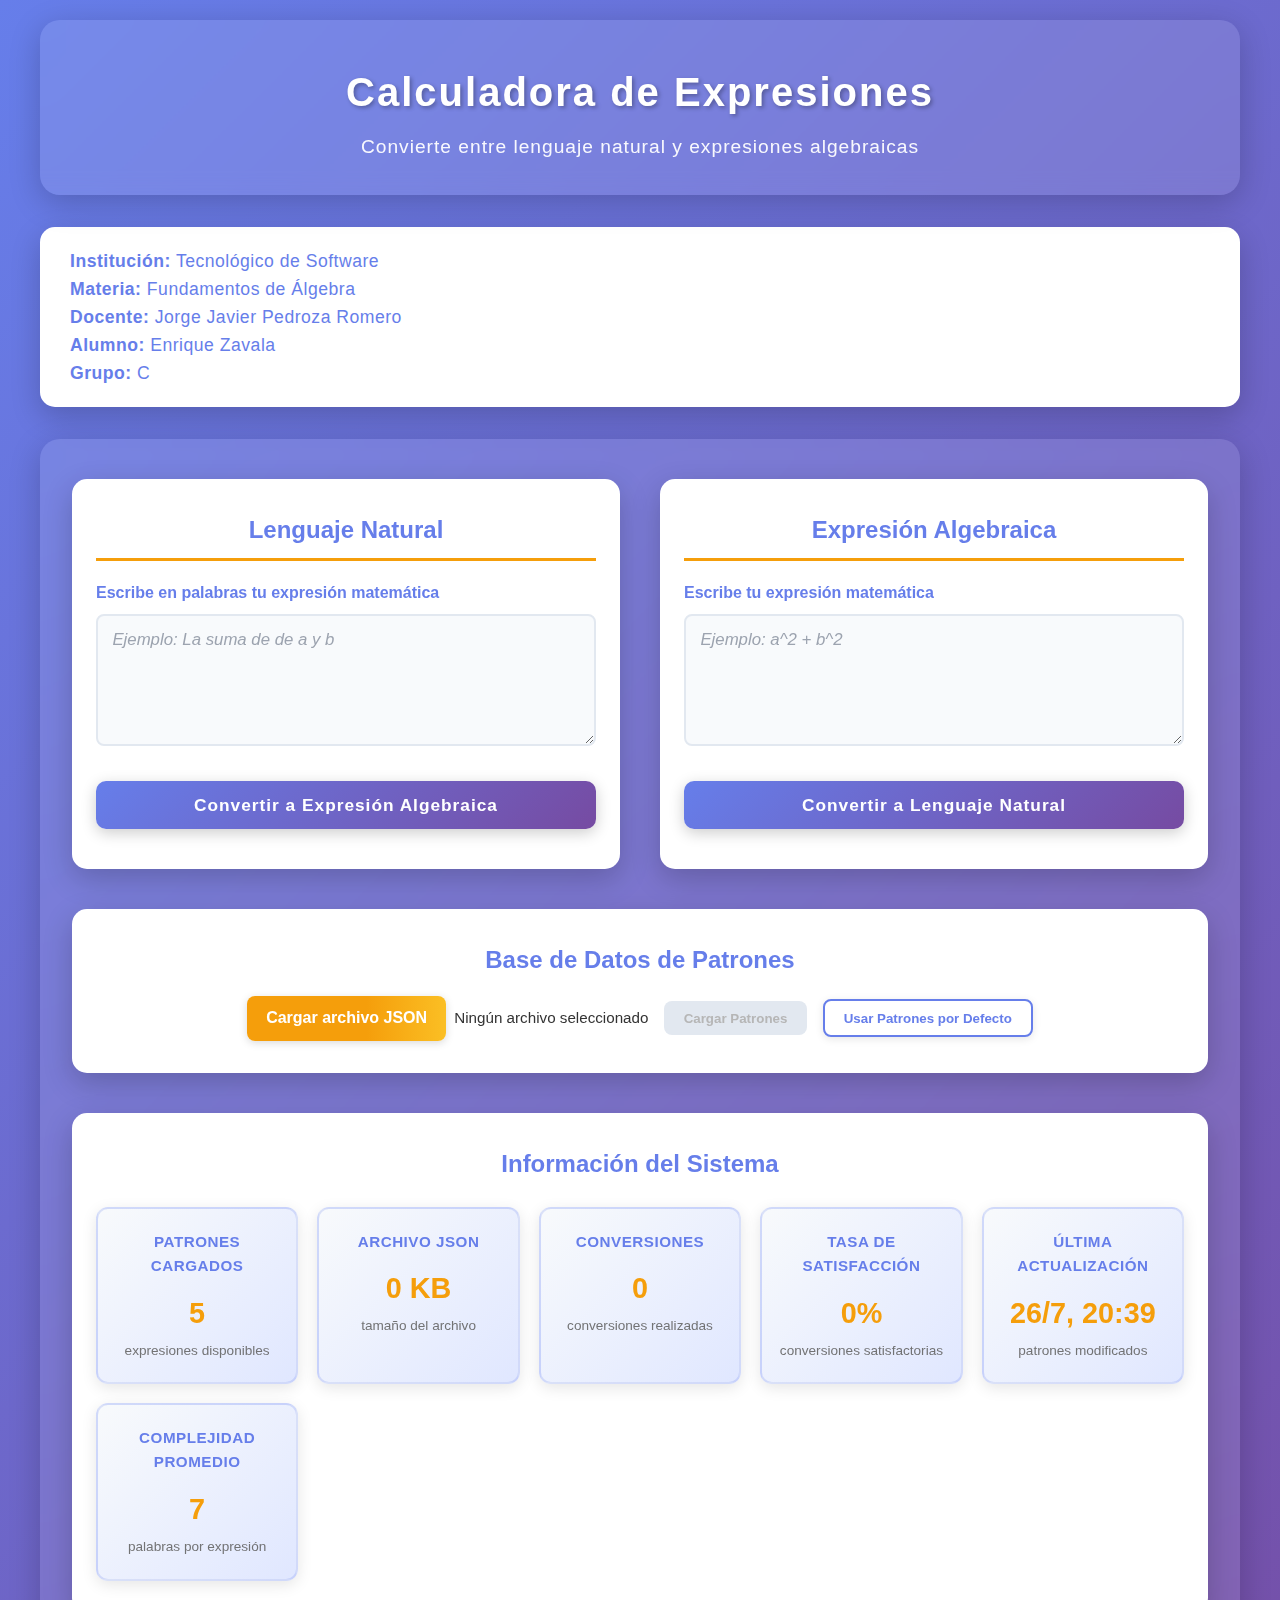
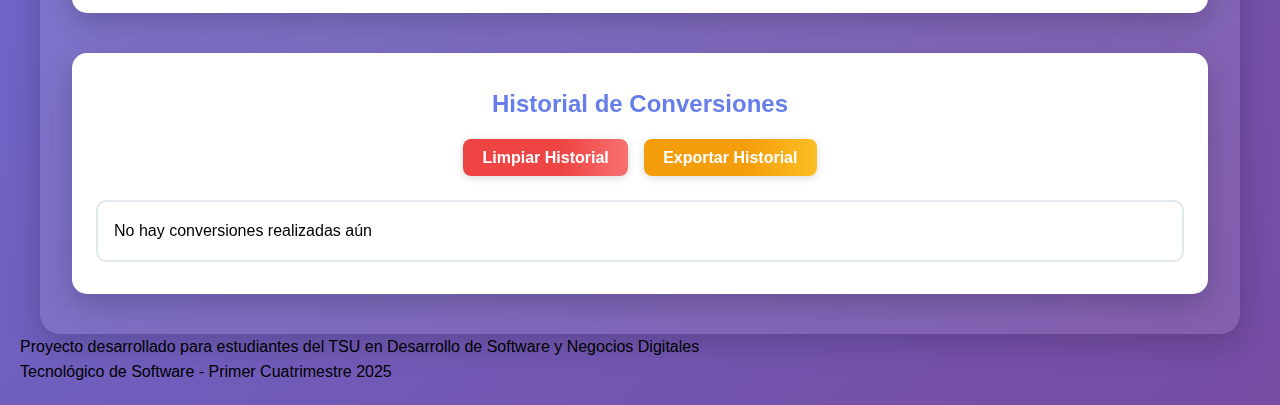
<file: actividades/act5/1C_A5_Enrique_Zavala.html>
<!-- Estructura básica del documento HTML -->
<!DOCTYPE html>
<html lang="es">
<head>
    <meta charset="UTF-8">
    <meta name="viewport" content="width=device-width, initial-scale=1.0">
    <title>Calculadora Expresiones Algebraicas</title>
<style>
:root {
    --morado-oscuro: #667eea;
    --morado-claro: #764ba2;
    --oro: #f59e0b;
    --blanco: #ffffff;
    --negro: #000000;
    --gris-claro: #f8fafc;
    --gris-medio: #e2e8f0;
    --sombra: rgba(102, 126, 234, 0.15);
    --sombra-fuerte: rgba(102, 126, 234, 0.25);
}

/* Reset básico */
* {
    margin: 0;
    padding: 0;
    box-sizing: border-box;
}

body {
    font-family: 'Segoe UI', Tahoma, Geneva, Verdana, sans-serif;
    line-height: 1.6;
    color: var(--negro);
    background: linear-gradient(135deg, #667eea 0%, #764ba2 100%);
    min-height: 100vh;
    padding: 20px;
}

/* Encabezado */
header {
    background: rgba(255, 255, 255, 0.1);
    backdrop-filter: blur(10px);
    color: var(--blanco);
    text-align: center;
    padding: 2.5rem 1rem 2rem 1rem;
    box-shadow: 0 8px 32px rgba(0, 0, 0, 0.2);
    border-radius: 20px;
    letter-spacing: 1px;
    max-width: 1200px;
    margin: 0 auto 2rem auto;
    animation: fadeIn 0.8s ease forwards;
}

header h1 {
    font-size: 2.5em;
    font-weight: 700;
    margin-bottom: 0.5rem;
    letter-spacing: 2px;
    text-shadow: 2px 2px 4px rgba(0, 0, 0, 0.3);
}

.subtitle {
    font-size: 1.2em;
    opacity: 0.95;
    font-weight: 400;
}

/* Panel institucional */
body > div[style*="linear-gradient"] {
    max-width: 1200px !important;
    margin: 0 auto 2rem auto !important;
    background: white !important;
    border-radius: 15px !important;
    box-shadow: 0 10px 30px rgba(0, 0, 0, 0.2) !important;
    padding: 20px 30px !important;
    color: #667eea !important;
    animation: fadeIn 0.8s ease forwards;
}

/* Contenedor principal */
.container {
    max-width: 1200px;
    margin: 0 auto;
    padding: 2.5rem 2rem;
    background: rgba(255, 255, 255, 0.1);
    backdrop-filter: blur(10px);
    border-radius: 20px;
    box-shadow: 0 8px 32px rgba(0, 0, 0, 0.2);
    display: flex;
    flex-direction: column;
    gap: 2.5rem;
    animation: fadeIn 0.8s ease forwards;
}

/* Grid de 2 columnas */
.converter-grid {
    display: grid;
    grid-template-columns: 1fr 1fr;
    gap: 2.5rem;
}

.column {
    background: white;
    border: none;
    border-radius: 15px;
    padding: 2rem 1.5rem;
    box-shadow: 0 10px 30px rgba(0, 0, 0, 0.2);
    transition: transform 0.3s ease, box-shadow 0.3s ease;
}

.column:hover {
    transform: translateY(-5px);
    box-shadow: 0 15px 40px rgba(0, 0, 0, 0.3);
}

.column h2 {
    color: #667eea;
    font-size: 1.5rem;
    margin-bottom: 1.2rem;
    text-align: center;
    border-bottom: 3px solid var(--oro);
    padding-bottom: 0.5rem;
    font-weight: 700;
    text-shadow: none;
}

.input-group {
    margin-bottom: 1.2rem;
}

.input-group label {
    display: block;
    color: #667eea;
    font-weight: 600;
    margin-bottom: 0.5rem;
}

textarea {
    width: 100%;
    padding: 0.9rem;
    border: 2px solid var(--gris-medio);
    border-radius: 8px;
    font-size: 1.05rem;
    font-family: inherit;
    resize: vertical;
    transition: border-color 0.3s, box-shadow 0.3s;
    background: #f8fafc;
}

textarea:focus {
    outline: none;
    border-color: #667eea;
    background: #fff;
    box-shadow: 0 0 0 3px rgba(102, 126, 234, 0.1);
}

textarea::placeholder {
    color: #9ca3af;
    font-style: italic;
}

.convert-button {
    width: 100%;
    background: linear-gradient(135deg, #667eea 0%, #764ba2 100%);
    color: var(--blanco);
    border: none;
    padding: 0.85rem 1rem;
    border-radius: 10px;
    font-size: 1.08rem;
    font-weight: 700;
    cursor: pointer;
    margin-top: 0.5rem;
    margin-bottom: 0.5rem;
    box-shadow: 0 4px 15px rgba(0, 0, 0, 0.2);
    transition: transform 0.3s ease, opacity 0.3s ease;
    letter-spacing: 1px;
}

.convert-button:hover {
    transform: translateY(-3px);
    opacity: 0.9;
}

.convert-button:active {
    transform: translateY(-1px);
}

.result-section {
    margin-top: 1.2rem;
    padding: 1.5rem;
    background: rgba(102, 126, 234, 0.1);
    border-radius: 10px;
    animation: fadeInResult 0.7s;
}

@keyframes fadeInResult {
    from { 
        opacity: 0; 
        transform: translateY(20px);
    }
    to { 
        opacity: 1; 
        transform: translateY(0);
    }
}

.result-content h4 {
    color: #667eea;
    margin-bottom: 0.5rem;
    font-size: 1.1rem;
    font-weight: 700;
}

.result-output {
    background: white;
    border: 2px solid #e0e0e0;
    border-radius: 8px;
    padding: 1rem;
    margin-bottom: 1rem;
    font-family: 'Courier New', monospace;
    font-size: 1.1rem;
    min-height: 50px;
    color: #333;
}

.evaluation-buttons {
    display: flex;
    gap: 0.5rem;
    flex-wrap: wrap;
    justify-content: center;
}

.satisfactory-btn {
    background: linear-gradient(90deg, #10b981 60%, #34d399 100%);
    color: var(--blanco);
    border: none;
    padding: 0.6rem 0.9rem;
    border-radius: 8px;
    font-size: 0.95rem;
    cursor: pointer;
    font-weight: 600;
    min-width: 120px;
    transition: transform 0.3s ease, opacity 0.3s ease;
    box-shadow: 0 2px 8px rgba(0, 0, 0, 0.15);
}

.satisfactory-btn:hover {
    transform: translateY(-2px);
    opacity: 0.9;
}

.improve-btn {
    background: linear-gradient(90deg, var(--oro) 60%, #fbbf24 100%);
    color: var(--blanco);
    border: none;
    padding: 0.6rem 0.9rem;
    border-radius: 8px;
    font-size: 0.95rem;
    cursor: pointer;
    font-weight: 600;
    min-width: 120px;
    transition: transform 0.3s ease, opacity 0.3s ease;
    box-shadow: 0 2px 8px rgba(0, 0, 0, 0.15);
}

.improve-btn:hover {
    transform: translateY(-2px);
    opacity: 0.9;
}

.add-pattern-btn {
    background: linear-gradient(135deg, #667eea 0%, #764ba2 100%);
    color: var(--blanco);
    border: none;
    padding: 0.6rem 0.9rem;
    border-radius: 8px;
    font-size: 0.95rem;
    cursor: pointer;
    font-weight: 600;
    min-width: 120px;
    transition: transform 0.3s ease, opacity 0.3s ease;
    box-shadow: 0 2px 8px rgba(0, 0, 0, 0.15);
}

.add-pattern-btn:hover {
    transform: translateY(-2px);
    opacity: 0.9;
}

/* Sección de carga de JSON */
.json-loader-section {
    background: white;
    border: none;
    border-radius: 15px;
    padding: 2rem 1.5rem;
    box-shadow: 0 10px 30px rgba(0, 0, 0, 0.2);
    transition: transform 0.3s ease, box-shadow 0.3s ease;
}

.json-loader-section:hover {
    transform: translateY(-5px);
    box-shadow: 0 15px 40px rgba(0, 0, 0, 0.3);
}

.json-loader-section h2 {
    color: #667eea;
    margin-bottom: 1rem;
    text-align: center;
    font-weight: 700;
}

.json-loader {
    display: flex;
    flex-wrap: wrap;
    gap: 1rem;
    align-items: center;
    justify-content: center;
}

.file-input-wrapper {
    position: relative;
    display: flex;
    align-items: center;
    gap: 0.5rem;
}

#json-file-input {
    display: none;
}

.file-input-label {
    background: linear-gradient(90deg, var(--oro) 60%, #fbbf24 100%);
    color: var(--blanco);
    padding: 0.6rem 1.2rem;
    border-radius: 8px;
    cursor: pointer;
    font-weight: 700;
    transition: transform 0.3s ease, opacity 0.3s ease;
    box-shadow: 0 2px 8px rgba(0, 0, 0, 0.15);
}

.file-input-label:hover {
    transform: translateY(-2px);
    opacity: 0.9;
}

.file-name {
    color: #333;
    font-size: 0.95rem;
    max-width: 200px;
    overflow: hidden;
    text-overflow: ellipsis;
    white-space: nowrap;
    font-weight: 500;
}

.load-button {
    background: linear-gradient(135deg, #667eea 0%, #764ba2 100%);
    color: var(--blanco);
    border: none;
    padding: 0.6rem 1.2rem;
    border-radius: 8px;
    cursor: pointer;
    font-weight: 700;
    transition: transform 0.3s ease, opacity 0.3s ease;
    box-shadow: 0 2px 8px rgba(0, 0, 0, 0.15);
}

.load-button:hover:not(:disabled) {
    transform: translateY(-2px);
    opacity: 0.9;
}

.load-button:disabled {
    background: var(--gris-medio);
    color: #b6b6b6;
    cursor: not-allowed;
    box-shadow: none;
}

.reset-button {
    background: white;
    color: #667eea;
    border: 2px solid #667eea;
    padding: 0.6rem 1.2rem;
    border-radius: 8px;
    cursor: pointer;
    font-weight: 700;
    transition: all 0.3s ease;
    box-shadow: 0 2px 8px rgba(0, 0, 0, 0.1);
}

.reset-button:hover {
    background: #667eea;
    color: white;
    transform: translateY(-2px);
}

/* Sección de información */
.info-section {
    background: white;
    border: none;
    border-radius: 15px;
    padding: 2rem 1.5rem;
    box-shadow: 0 10px 30px rgba(0, 0, 0, 0.2);
    transition: transform 0.3s ease, box-shadow 0.3s ease;
}

.info-section:hover {
    transform: translateY(-5px);
    box-shadow: 0 15px 40px rgba(0, 0, 0, 0.3);
}

.info-section h2 {
    color: #667eea;
    margin-bottom: 1.5rem;
    text-align: center;
    font-weight: 700;
}

.info-cards {
    display: grid;
    grid-template-columns: repeat(auto-fit, minmax(180px, 1fr));
    gap: 1.2rem;
}

.info-card {
    background: linear-gradient(135deg, #f8fafc 0%, #e0e7ff 100%);
    border: 2px solid rgba(102, 126, 234, 0.2);
    border-radius: 12px;
    padding: 1.3rem 0.9rem;
    text-align: center;
    transition: transform 0.3s ease, box-shadow 0.3s ease;
    box-shadow: 0 4px 15px rgba(0, 0, 0, 0.1);
}

.info-card:hover {
    transform: translateY(-5px) scale(1.02);
    box-shadow: 0 8px 25px rgba(0, 0, 0, 0.2);
}

.info-card h3 {
    color: #667eea;
    font-size: 0.95rem;
    margin-bottom: 0.7rem;
    text-transform: uppercase;
    letter-spacing: 0.5px;
    font-weight: 700;
}

.metric {
    display: flex;
    flex-direction: column;
}

.metric-number {
    font-size: 1.8rem;
    font-weight: 800;
    color: var(--oro);
    margin-bottom: 0.25rem;
}

.metric-label {
    font-size: 0.85rem;
    color: #666;
    opacity: 0.9;
}

/* Sección de historial */
.history-section {
    background: white;
    border: none;
    border-radius: 15px;
    padding: 2rem 1.5rem;
    box-shadow: 0 10px 30px rgba(0, 0, 0, 0.2);
    transition: transform 0.3s ease, box-shadow 0.3s ease;
}

.history-section:hover {
    transform: translateY(-5px);
    box-shadow: 0 15px 40px rgba(0, 0, 0, 0.3);
}

.history-section h2 {
    color: #667eea;
    margin-bottom: 1rem;
    text-align: center;
    font-weight: 700;
}

.history-controls {
    display: flex;
    gap: 1rem;
    justify-content: center;
    margin-bottom: 1.5rem;
}

.clear-button, .export-button {
    padding: 0.6rem 1.2rem;
    border-radius: 8px;
    border: none;
    font-weight: 700;
    cursor: pointer;
    transition: transform 0.3s ease, opacity 0.3s ease;
    font-size: 1rem;
    box-shadow: 0 2px 8px rgba(0, 0, 0, 0.15);
}

.clear-button {
    background: linear-gradient(90deg, #ef4444 60%, #f87171 100%);
    color: var(--blanco);
}

.clear-button:hover {
    transform: translateY(-2px);
    opacity: 0.9;
}

.export-button {
    background: linear-gradient(90deg, var(--oro) 60%, #fbbf24 100%);
    color: var(--blanco);
}

.export-button:hover {
    transform: translateY(-2px);
    opacity: 0.9;
}

.history-list {
    max-height: 300px;
    overflow-y: auto;
    border: 2px solid var(--gris-medio);
    border-radius: 10px;
    padding: 1rem;
}
</style>
</head>
<body>
   <!-- Encabezado principal -->
<header>
        <h1>Calculadora de Expresiones</h1>
        <p class="subtitle">Convierte entre lenguaje natural y expresiones algebraicas</p>
    </header>
    <!-- Información institucional -->
<div style="
    max-width: 900px;
    margin: 32px auto 0 auto;
    background: linear-gradient(90deg, #e3f2fd 0%, #fce4ec 100%);
    border-radius: 16px;
    box-shadow: 0 2px 8px rgba(44,62,80,0.10);
    padding: 24px 36px;
    font-size: 1.1rem;
    font-weight: 500;
    letter-spacing: 0.5px;
    color: #1a237e;
    text-align: left;
">
    <strong>Institución:</strong> Tecnológico de Software<br>
    <strong>Materia:</strong> Fundamentos de Álgebra<br>
    <strong>Docente:</strong> Jorge Javier Pedroza Romero<br>
    <strong>Alumno:</strong> Enrique Zavala<br>
    <strong>Grupo:</strong> C
</div>

    <!-- Contenedor principal de 2 columnas -->
    <main class="container">
        <div class="converter-grid">
            <!-- Columna izquierda: Lenguaje Natural -->
            <div class="column natural-column">
                <h2>Lenguaje Natural</h2>
                <div class="input-group">
                    <label for="natural-input">Escribe en palabras tu expresión matemática</label>
                    <textarea 
                        id="natural-input" 
                        placeholder="Ejemplo: La suma de de a y b"
                        rows="5"
                    ></textarea>
                </div>
                <button id="convert-to-algebraic-btn" class="convert-button">
                    Convertir a Expresión Algebraica
                </button>
                <!-- En la columna natural, después del botón convert-to-algebraic-btn -->
                <div id="natural-result" class="result-section" style="display: none;">
                    <div class="result-content">
                        <h4>Resultado:</h4>
                        <div id="natural-output" class="result-output"></div>
                    </div>
                    <div class="evaluation-buttons">
                        <button id="natural-satisfactory-btn" class="satisfactory-btn">
                            Resultado Satisfactorio
                        </button>
                        <button id="natural-improve-btn" class="improve-btn">
                            Necesita Mejora
                        </button>
                        <button id="natural-add-pattern-btn" class="add-pattern-btn">
                            Agregar Patrón
                        </button>
                    </div>
                </div>
            </div>


            <!-- Columna derecha: Expresión Algebraica -->
            <div class="column algebraic-column">
                <h2>Expresión Algebraica</h2>
                <div class="input-group">
                    <label for="algebraic-input">Escribe tu expresión matemática</label>
                    <textarea 
                        id="algebraic-input" 
                        placeholder="Ejemplo: a^2 + b^2"
                        rows="5"
                    ></textarea>
                </div>
                <button id="convert-to-natural-btn" class="convert-button">
                    Convertir a Lenguaje Natural
                </button>
                <!-- En la columna algebraica, después del botón convert-to-natural-btn -->
                <div id="algebraic-result" class="result-section" style="display: none;">
                    <div class="result-content">
                        <h4>Resultado:</h4>
                        <div id="algebraic-output" class="result-output"></div>
                    </div>
                    <div class="evaluation-buttons">
                        <button id="algebraic-satisfactory-btn" class="satisfactory-btn">
                            Resultado Satisfactorio
                        </button>
                        <button id="algebraic-improve-btn" class="improve-btn">
                            Necesita Mejora
                        </button>
                        <button id="algebraic-add-pattern-btn" class="add-pattern-btn">
                            Agregar Patrón
                        </button>
                    </div>
                </div>
            </div>
        </div>


        <!-- Sección de carga de JSON -->
        <section class="json-loader-section">
            <h2>Base de Datos de Patrones</h2>
            <div class="json-loader">
                <div class="file-input-wrapper">
                    <input type="file" id="json-file-input" accept=".json" />
                    <label for="json-file-input" class="file-input-label">
                        Cargar archivo JSON
                    </label>
                    <span id="file-name" class="file-name">Ningún archivo seleccionado</span>
                </div>
                <button id="load-json-btn" class="load-button" disabled>
                    Cargar Patrones
                </button>
                <button id="reset-json-btn" class="reset-button">
                    Usar Patrones por Defecto
                </button>
            </div>
        </section>

        <!-- Tarjeta de información y métricas -->
        <section class="info-section">
            <h2>Información del Sistema</h2>
            <div class="info-cards">
                <div class="info-card">
                    <h3>Patrones Cargados</h3>
                    <div class="metric">
                        <span class="metric-number" id="total-patterns">0</span>
                        <span class="metric-label">expresiones disponibles</span>
                    </div>
                </div>

                <div class="info-card">
                    <h3>Archivo JSON</h3>
                    <div class="metric">
                        <span class="metric-number" id="file-size">0 KB</span>
                        <span class="metric-label">tamaño del archivo</span>
                    </div>
                </div>

                <div class="info-card">
                    <h3>Conversiones</h3>
                    <div class="metric">
                        <span class="metric-number" id="conversions-count">0</span>
                        <span class="metric-label">conversiones realizadas</span>
                    </div>
                </div>

                <div class="info-card">
                    <h3>Tasa de Satisfacción</h3>
                    <div class="metric">
                        <span class="metric-number" id="satisfaction-rate">0%</span>
                        <span class="metric-label">conversiones satisfactorias</span>
                    </div>
                </div>

                <div class="info-card">
                    <h3>Última Actualización</h3>
                    <div class="metric">
                        <span class="metric-number" id="last-update">--</span>
                        <span class="metric-label">patrones modificados</span>
                    </div>
                </div>

                <div class="info-card">
                    <h3>Complejidad Promedio</h3>
                    <div class="metric">
                        <span class="metric-number" id="avg-complexity">0</span>
                        <span class="metric-label">palabras por expresión</span>
                    </div>
                </div>
            </div>
        </section>

        <!-- Sección de historial de conversiones -->
        <section class="history-section">
            <h2>Historial de Conversiones</h2>
            <div class="history-controls">
                <button id="clear-history-btn" class="clear-button">
                    Limpiar Historial
                </button>
                <button id="export-history-btn" class="export-button">
                    Exportar Historial
                </button>
            </div>
            <div id="conversion-history" class="history-list">
                <p class="no-history">No hay conversiones realizadas aún</p>
            </div>
        </section>
    </main>

    <!-- Pie de página -->
    <footer>
        <p>Proyecto desarrollado para estudiantes del TSU en Desarrollo de Software y Negocios Digitales</p>
        <p>Tecnológico de Software - Primer Cuatrimestre 2025</p>
    </footer>
<script>
// Variables globales
let patternsData = null;
let conversionHistory = [];
let stats = {
    totalConversions: 0,
    satisfactoryConversions: 0,
    totalPatterns: 0,
    fileSize: 0,
    lastUpdate: null
};

// Patrones por defecto para comenzar
const defaultPatterns = {
    "patterns": [
        {
            "id": 1,
            "natural": "La suma de {var1} y {var2}",
            "algebraic": "{var1} + {var2}",
            "category": "operaciones_basicas"
        },
        {
            "id": 2,
            "natural": "La resta de {var1} y {var2}",
            "algebraic": "{var1} - {var2}",
            "category": "operaciones_basicas"
        },
        {
            "id": 3,
            "natural": "El producto de {var1} por {var2}",
            "algebraic": "{var1} × {var2}",
            "category": "operaciones_basicas"
        },
        {
            "id": 4,
            "natural": "El cociente de {var1} sobre {var2}",
            "algebraic": "{var1} ÷ {var2}",
            "category": "operaciones_basicas"
        },
		{
            "id": 5,
            "natural": "La suma de los cuadrados de {var1} y {var2}",
            "algebraic": "{var1}^2 + {var2}^2",
            "category": "combinadas"
        }
    ]
};

// InicializaciÃ³n cuando se carga la pÃ¡gina
document.addEventListener('DOMContentLoaded', function() {
    // Cargar patrones por defecto
    loadPatterns(defaultPatterns);
    
    // Configurar event listeners
    setupEventListeners();
    
    // Actualizar mÃ©tricas iniciales
    updateMetrics();
});

// Configurar todos los event listeners
function setupEventListeners() {
    // Botones de conversiÃ³n
    document.getElementById('convert-to-algebraic-btn').addEventListener('click', () => {
        convertNaturalToAlgebraic();
    });
    
    document.getElementById('convert-to-natural-btn').addEventListener('click', () => {
        convertAlgebraicToNatural();
    });
    
    // Botones de evaluaciÃ³n - Columna Natural
    document.getElementById('natural-satisfactory-btn').addEventListener('click', () => {
        markAsSatisfactory('natural');
    });
    
    document.getElementById('natural-improve-btn').addEventListener('click', () => {
        markForImprovement('natural');
    });
    
    document.getElementById('natural-add-pattern-btn').addEventListener('click', () => {
        showAddPatternDialog('natural');
    });
    
    // Botones de evaluaciÃ³n - Columna Algebraica
    document.getElementById('algebraic-satisfactory-btn').addEventListener('click', () => {
        markAsSatisfactory('algebraic');
    });
    
    document.getElementById('algebraic-improve-btn').addEventListener('click', () => {
        markForImprovement('algebraic');
    });
    
    document.getElementById('algebraic-add-pattern-btn').addEventListener('click', () => {
        showAddPatternDialog('algebraic');
    });
    
    // Manejo de archivos JSON
    document.getElementById('json-file-input').addEventListener('change', handleFileSelection);
    document.getElementById('load-json-btn').addEventListener('click', loadJSONFile);
    document.getElementById('reset-json-btn').addEventListener('click', resetToDefault);
    
    // Historial
    document.getElementById('clear-history-btn').addEventListener('click', clearHistory);
    document.getElementById('export-history-btn').addEventListener('click', exportHistory);
}

// FunciÃ³n para convertir lenguaje natural a algebraico
function convertNaturalToAlgebraic() {
    const input = document.getElementById('natural-input').value.trim();
    if (!input) {
        alert('Por favor, ingresa una expresión en lenguaje natural');
        return;
    }
    
    const result = processNaturalToAlgebraic(input);
    displayResult('natural', input, result);
    
    // Actualizar estadÃ­sticas
    stats.totalConversions++;
    addToHistory('natural-to-algebraic', input, result);
    updateMetrics();
}

// FunciÃ³n para convertir algebraico a lenguaje natural
function convertAlgebraicToNatural() {
    const input = document.getElementById('algebraic-input').value.trim();
    if (!input) {
        alert('Por favor, ingresa una expresión algebraica');
        return;
    }
    
    const result = processAlgebraicToNatural(input);
    displayResult('algebraic', input, result);
    
    // Actualizar estadÃ­sticas
    stats.totalConversions++;
    addToHistory('algebraic-to-natural', input, result);
    updateMetrics();
}

// Procesar conversiÃ³n de natural a algebraico
function processNaturalToAlgebraic(input) {
    if (!patternsData || !patternsData.patterns) {
        return "Error: No hay patrones cargados";
    }
    
    const normalizedInput = input.toLowerCase();
    
    // Buscar patrones que coincidan
    for (let pattern of patternsData.patterns) {
        const match = matchNaturalPattern(normalizedInput, pattern.natural);
        if (match.isMatch) {
            return substituteVariables(pattern.algebraic, match.variables);
        }
    }
    
    return "No se encontró un patrón coincidente. Considera agregar este caso a los patrones.";
}

// Procesar conversiÃ³n de algebraico a natural
function processAlgebraicToNatural(input) {
    if (!patternsData || !patternsData.patterns) {
        return "Error: No hay patrones cargados";
    }
    
    const normalizedInput = normalizeAlgebraicExpression(input);
    
    // Buscar patrones que coincidan
    for (let pattern of patternsData.patterns) {
        const match = matchAlgebraicPattern(normalizedInput, pattern.algebraic);
        if (match.isMatch) {
            return substituteVariables(pattern.natural, match.variables);
        }
    }
    
    return "No se encontró un patrón coincidente. Considera agregar este caso a los patrones.";
}

// FunciÃ³n para hacer coincidir patrones de lenguaje natural

function matchNaturalPattern(input, pattern) {
    // Convertir patrÃ³n a regex
    let regex = pattern.toLowerCase();
    const variables = {};
    let varCounter = 0;
    
    // Reemplazar variables con grupos de captura
    regex = regex.replace(/\{(\w+)\}/g, (match, varName) => {
        variables[varName] = varCounter++;
        return '([a-zA-Z0-9_]+)';
    });
    
    // Hacer que los espacios sean opcionales y flexibles
    regex = regex.replace(/\s+/g, '\\s*');
    regex = '^\\s*' + regex + '\\s*$';
    
    const regexPattern = new RegExp(regex);
    const match = input.match(regexPattern);
    
    if (match) {
        const extractedVars = {};
        for (let [varName, index] of Object.entries(variables)) {
            extractedVars[varName] = match[index + 1];
        }
        return { isMatch: true, variables: extractedVars };
    }
    
    return { isMatch: false, variables: {} };
}

function matchAlgebraicPattern(input, pattern) {
    let normalizedInput = normalizeAlgebraicExpression(input);
    let normalizedPattern = normalizeAlgebraicExpression(pattern);
    
    console.log('=== DEBUGGING MATCH ===');
    console.log('Pattern original:', pattern);
    console.log('Pattern normalizado:', normalizedPattern);
    console.log('Input normalizado:', normalizedInput);
    
    // Primero escapar caracteres especiales EXCEPTO las llaves
    let regex = normalizedPattern.replace(/[\+\-\*\^]/g, '\\$&');
    console.log('Después de escapar:', regex);
    
    // Luego reemplazar variables con grupos de captura
    const variables = {};
    let varCounter = 0;
    
    regex = regex.replace(/\{(\w+)\}/g, (match, varName) => {
        variables[varName] = varCounter++;
        console.log(`Variable encontrada: ${varName} en posición ${varCounter-1}`);
        return '([a-zA-Z0-9_]+)';
    });
    
    regex = '^\\s*' + regex + '\\s*$';
    
    console.log('Regex final:', regex);
    console.log('Variables mapeadas:', variables);
    
    const regexPattern = new RegExp(regex);
    const match = normalizedInput.match(regexPattern);
    
    console.log('Match result:', match);
    console.log('=== END DEBUG ===');
    
    if (match) {
        const extractedVars = {};
        for (let [varName, index] of Object.entries(variables)) {
            extractedVars[varName] = match[index + 1];
        }
        return { isMatch: true, variables: extractedVars };
    }
    
    return { isMatch: false, variables: {} };
}
/*
function matchAlgebraicPattern(input, pattern) {
    let normalizedInput = normalizeAlgebraicExpression(input);
    let normalizedPattern = normalizeAlgebraicExpression(pattern);

    console.log('=== DEBUGGING MATCH ===');
    console.log('Pattern original:', pattern);
    console.log('Pattern normalizado:', normalizedPattern);
    console.log('Input original:', input);
    console.log('Input normalizado:', normalizedInput);

    const variables = {};
    let varCounter = 0;

    // Reemplazar variables con grupos de captura
    let regex = normalizedPattern.replace(/\{(\w+)\}/g, (match, varName) => {
        variables[varName] = varCounter++;
        console.log(`Variable encontrada: ${varName} en posición ${varCounter-1}`);
        return '([a-zA-Z0-9_]+)';
    });

    // Solo escapar caracteres especiales
    regex = regex.replace(/[\+\-\*\^]/g, '\\$&');
    regex = '^\\s*' + regex + '\\s*$';

    console.log('Regex final:', regex);
    console.log('Variables mapeadas:', variables);

    const regexPattern = new RegExp(regex);
    const match = normalizedInput.match(regexPattern);

    console.log('Match result:', match);
    console.log('=== END DEBUG ===');

    if (match) {
        const extractedVars = {};
        for (let [varName, index] of Object.entries(variables)) {
            extractedVars[varName] = match[index + 1];
        }
        return { isMatch: true, variables: extractedVars };
    }

    return { isMatch: false, variables: {} };
}
*/
// Normalizar expresiones algebraicas
function normalizeAlgebraicExpression(expr) {
    return expr
        .replace(/\s+/g, '') // Quitar espacios
        .replace(/²/g, '^2') // Convertir ² a ^2 (no Â²)
        .replace(/³/g, '^3') // Convertir ³ a ^3 (no Â³)
        .replace(/\*/g, '×') // Normalizar multiplicación (no Ã—)
        .replace(/\//g, '÷') // Normalizar división (no Ã·)
        .toLowerCase();
}

// Sustituir variables en el patrÃ³n
function substituteVariables(template, variables) {
    let result = template;
    for (let [varName, value] of Object.entries(variables)) {
        const regex = new RegExp(`\\{${varName}\\}`, 'g');
        result = result.replace(regex, value);
    }
    return result;
}

// Mostrar resultado en la interfaz
function displayResult(column, input, result) {
    const resultSection = document.getElementById(`${column}-result`);
    const outputElement = document.getElementById(`${column}-output`);
    
    outputElement.textContent = result;
    resultSection.style.display = 'block';
}

// Marcar como satisfactorio
function markAsSatisfactory(column) {
    stats.satisfactoryConversions++;
    updateMetrics();
    
    // Feedback visual
    showFeedback(`Marcado como satisfactorio`, 'success');
    
    // Ocultar la secciÃ³n de resultado despuÃ©s de un tiempo
    setTimeout(() => {
        document.getElementById(`${column}-result`).style.display = 'none';
    }, 2000);
}

// Marcar para mejora
function markForImprovement(column) {
    showFeedback('Marcado para mejora. Considera agregar un nuevo patrón.', 'warning');
}

// Mostrar diÃ¡logo para agregar patrÃ³n
function showAddPatternDialog(column) {
    const input = document.getElementById(`${column === 'natural' ? 'natural' : 'algebraic'}-input`).value;
    const output = document.getElementById(`${column}-output`).textContent;
    
    const naturalText = column === 'natural' ? input : output;
    const algebraicText = column === 'natural' ? output : input;
    
    const newNatural = prompt('Expresión en lenguaje natural:', naturalText);
    if (!newNatural) return;
    
    const newAlgebraic = prompt('Expresión algebraica:', algebraicText);
    if (!newAlgebraic) return;
    
    const category = prompt('Categoría­a (opcional):', 'personalizado') || 'personalizado';
    
    addNewPattern(newNatural, newAlgebraic, category);
}

// Agregar nuevo patrÃ³n
function addNewPattern(natural, algebraic, category = 'personalizado') {
    if (!patternsData) {
        patternsData = { patterns: [] };
    }
    
    const newId = Math.max(...patternsData.patterns.map(p => p.id || 0), 0) + 1;
    const newPattern = {
        id: newId,
        natural: natural,
        algebraic: algebraic,
        category: category
    };
    
    patternsData.patterns.push(newPattern);
    stats.totalPatterns = patternsData.patterns.length;
    updateMetrics();
    
    showFeedback(`Nuevo patrón agregado: "${natural}" - "${algebraic}"`, 'success');
}

// Cargar patrones
function loadPatterns(data) {
    patternsData = data;
    stats.totalPatterns = data.patterns ? data.patterns.length : 0;
    stats.lastUpdate = new Date().toLocaleString('es-ES', {
        day: '2-digit',
        month: '2-digit',
        hour: '2-digit',
        minute: '2-digit'
    });
    updateMetrics();
}

// Manejar selecciÃ³n de archivo
function handleFileSelection() {
    const fileInput = document.getElementById('json-file-input');
    const fileName = document.getElementById('file-name');
    const loadButton = document.getElementById('load-json-btn');
    
    if (fileInput.files.length > 0) {
        const file = fileInput.files[0];
        fileName.textContent = file.name;
        stats.fileSize = Math.round(file.size / 1024);
        loadButton.disabled = false;
    } else {
        fileName.textContent = 'Ningún archivo seleccionado';
        stats.fileSize = 0;
        loadButton.disabled = true;
    }
    updateMetrics();
}

// Cargar archivo JSON
function loadJSONFile() {
    const fileInput = document.getElementById('json-file-input');
    if (fileInput.files.length === 0) {
        alert('Por favor, selecciona un archivo JSON');
        return;
    }
    
    const file = fileInput.files[0];
    const reader = new FileReader();
    
    reader.onload = function(e) {
        try {
            const jsonData = JSON.parse(e.target.result);
            
            // Validar estructura del JSON
            if (!jsonData.patterns || !Array.isArray(jsonData.patterns)) {
                throw new Error('El archivo JSON debe tener una propiedad "patterns" que sea un array');
            }
            
            loadPatterns(jsonData);
            showFeedback(`Archivo cargado exitosamente: ${file.name}`, 'success');
            
        } catch (error) {
            alert(`Error al cargar el archivo: ${error.message}`);
        }
    };
    
    reader.readAsText(file);
}

// Resetear a patrones por defecto
function resetToDefault() {
    if (confirm('¿Estás seguro de que quieres resetear a los patrones por defecto?')) {
        loadPatterns(defaultPatterns);
        stats.fileSize = 0;
        document.getElementById('file-name').textContent = 'Ningún archivo seleccionado';
        document.getElementById('json-file-input').value = '';
        showFeedback('Patrones reseteados a valores por defecto', 'info');
    }
}

// Agregar al historial
function addToHistory(type, input, output) {
    const historyItem = {
        timestamp: new Date().toLocaleString('es-ES'),
        type: type,
        input: input,
        output: output
    };
    
    conversionHistory.unshift(historyItem); // Agregar al inicio
    if (conversionHistory.length > 50) { // Limitar historial
        conversionHistory.pop();
    }
    
    updateHistoryDisplay();
}

// Actualizar visualizaciÃ³n del historial
function updateHistoryDisplay() {
    const historyContainer = document.getElementById('conversion-history');
    
    if (conversionHistory.length === 0) {
        historyContainer.innerHTML = '<p class="no-history">No hay conversiones realizadas aún</p>';
        return;
    }
    
    const historyHTML = conversionHistory.map(item => `
        <div class="history-item">
            <div class="history-header">
                <span class="history-type">${item.type === 'natural-to-algebraic' ? 'Natural a Algebraico' : 'Algebraico a Natural'}</span>
                <span class="history-timestamp">${item.timestamp}</span>
            </div>
            <div class="history-content">
                <div><strong>Entrada:</strong> ${item.input}</div>
                <div><strong>Resultado:</strong> ${item.output}</div>
            </div>
        </div>
    `).join('');
    
    historyContainer.innerHTML = historyHTML;
}

// Limpiar historial
function clearHistory() {
    if (confirm('¿Estás seguro de que quieres limpiar el historial?')) {
        conversionHistory = [];
        updateHistoryDisplay();
        showFeedback('Historial limpiado', 'info');
    }
}

// Exportar historial
function exportHistory() {
    if (conversionHistory.length === 0) {
        alert('No hay historial para exportar');
        return;
    }
    
    const dataStr = JSON.stringify(conversionHistory, null, 2);
    const dataBlob = new Blob([dataStr], {type: 'application/json'});
    
    const link = document.createElement('a');
    link.href = URL.createObjectURL(dataBlob);
    link.download = `historial_conversiones_${new Date().toISOString().split('T')[0]}.json`;
    link.click();
    
    showFeedback('Historial exportado exitosamente', 'success');
}

// Actualizar mÃ©tricas en la interfaz
function updateMetrics() {
    document.getElementById('total-patterns').textContent = stats.totalPatterns;
    document.getElementById('file-size').textContent = stats.fileSize > 0 ? `${stats.fileSize} KB` : '0 KB';
    document.getElementById('conversions-count').textContent = stats.totalConversions;
    
    // Calcular tasa de satisfacciÃ³n
    const satisfactionRate = stats.totalConversions > 0 
        ? Math.round((stats.satisfactoryConversions / stats.totalConversions) * 100)
        : 0;
    document.getElementById('satisfaction-rate').textContent = `${satisfactionRate}%`;
    
    document.getElementById('last-update').textContent = stats.lastUpdate || '--';
    
    // Calcular complejidad promedio
    const avgComplexity = calculateAverageComplexity();
    document.getElementById('avg-complexity').textContent = avgComplexity;
}

// Calcular complejidad promedio
function calculateAverageComplexity() {
    if (!patternsData || !patternsData.patterns || patternsData.patterns.length === 0) {
        return 0;
    }
    
    const totalWords = patternsData.patterns.reduce((sum, pattern) => {
        const wordCount = pattern.natural.split(' ').length;
        return sum + wordCount;
    }, 0);
    
    return Math.round(totalWords / patternsData.patterns.length);
}

// Mostrar feedback al usuario
function showFeedback(message, type = 'info') {
    // Crear elemento de feedback si no existe
    let feedbackElement = document.getElementById('feedback-message');
    if (!feedbackElement) {
        feedbackElement = document.createElement('div');
        feedbackElement.id = 'feedback-message';
        feedbackElement.style.cssText = `
            position: fixed;
            top: 20px;
            right: 20px;
            padding: 1rem;
            border-radius: 4px;
            color: white;
            font-weight: 600;
            z-index: 1000;
            transition: opacity 0.3s ease;
        `;
        document.body.appendChild(feedbackElement);
    }
    
    // Configurar estilos segÃºn el tipo
    const colors = {
        'success': '#10b981',
        'error': '#ef4444',
        'warning': '#f59e0b',
        'info': '#3b82f6'
    };
    
    feedbackElement.style.backgroundColor = colors[type] || colors['info'];
    feedbackElement.textContent = message;
    feedbackElement.style.opacity = '1';
    
    // Ocultar despuÃ©s de 3 segundos
    setTimeout(() => {
        feedbackElement.style.opacity = '0';
    }, 3000);
}

</script>
</body>
</html>
</file>
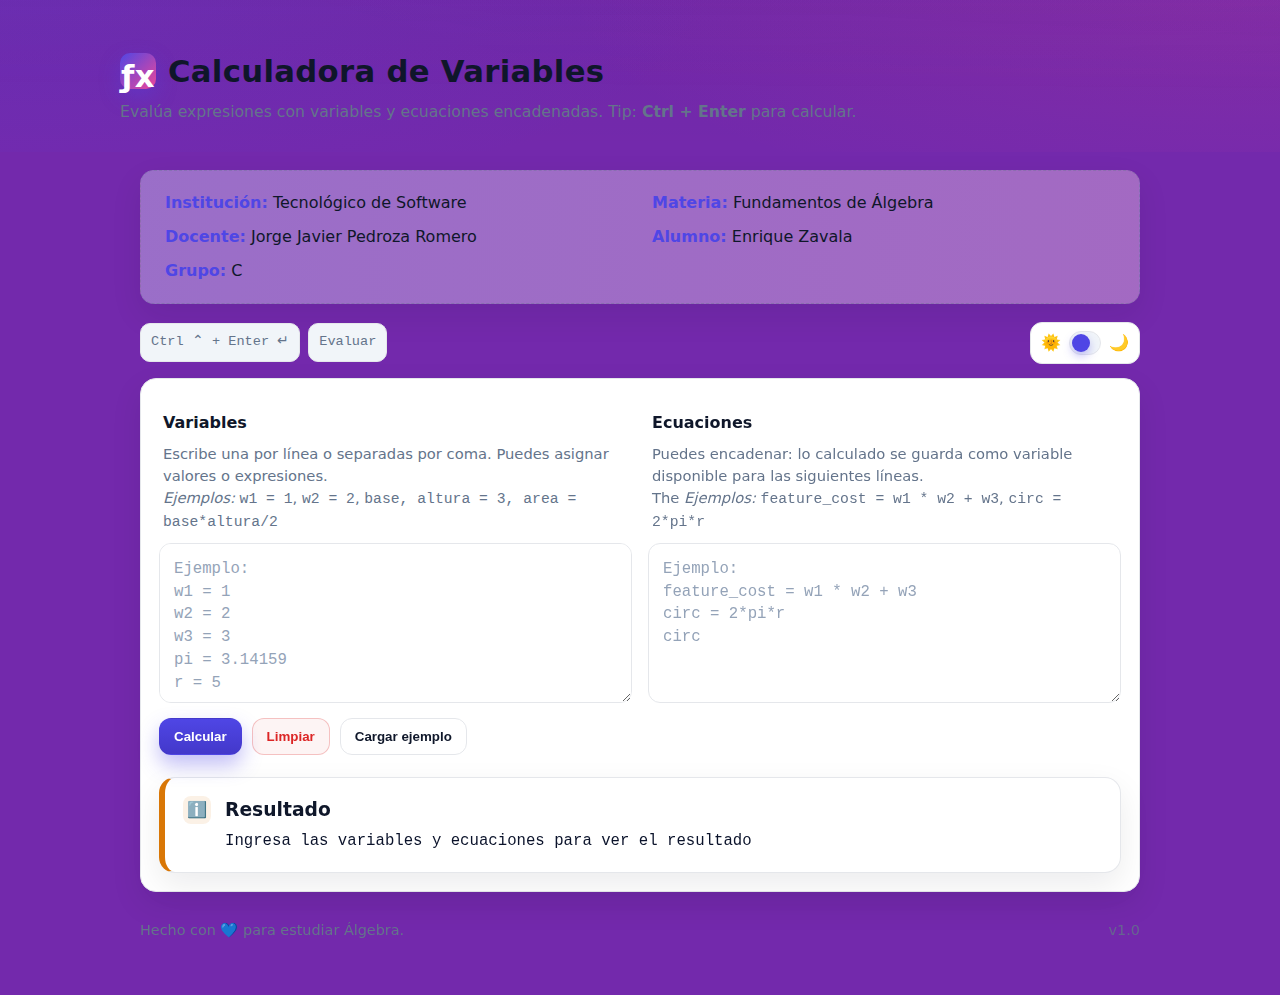
<file: actividades/act8/1C_ACT8_Enrique_Zavala.html>
<!doctype html>
<html lang="es">
<head>
  <meta charset="utf-8" />
  <meta name="viewport" content="width=device-width, initial-scale=1" />
  <title>Calculadora de Variables — Fundamentos de Álgebra</title>

  <style>
    :root{
      --bg: #7329ac;
      --card: #ffffff;
      --text: #0f172a;     /* slate-950 */
      --muted:#64748b;     /* slate-500 */
      --primary:#4f46e5;   /* indigo-600 */
      --primary-700:#4338ca;
      --ring: rgba(79,70,229,.25);

      --success:#16a34a;   /* green-600 */
      --error:#dc2626;     /* red-600 */
      --warning:#d97706;   /* amber-600 */

      --surface:#f1f5f9;   /* slate-100 */
      --border:#e5e7eb;
      --shadow: 0 12px 32px rgba(2,6,23,.08);
      --mono:#0b132b;
    }
    [data-theme="dark"]{
      --bg:#0b1220;
      --card:#0f172a;
      --text:#e5e7eb;
      --muted:#94a3b8;
      --primary:#8b5cf6;
      --primary-700:#7c3aed;
      --ring: rgba(139,92,246,.28);

      --success:#22c55e;
      --error:#ef4444;
      --warning:#f59e0b;

      --surface:#0b1324;
      --border:#1f2937;
      --shadow: 0 10px 30px rgba(0,0,0,.35);
      --mono:#d1d5db;
    }

    *{ box-sizing:border-box }
    html,body{
      margin:0;
      padding:0;
      background:var(--bg);
      color:var(--text);
      font-family: Inter, system-ui, -apple-system, Segoe UI, Roboto, "Helvetica Neue", Arial, "Noto Sans", "Liberation Sans", sans-serif;
      line-height:1.5;
    }

    .hero{
      position: relative;
      padding: 48px 20px 28px;
      background: radial-gradient(1200px 400px at 0% -10%, rgba(79,70,229,.18), transparent 60%),
                  radial-gradient(1200px 400px at 100% -10%, rgba(236,72,153,.15), transparent 60%),
                  linear-gradient(180deg, rgba(2,6,23,.04), transparent);
      overflow:hidden;
    }
    .hero::after{
      content:'';
      position:absolute; inset:-2px;
      background:
        conic-gradient(from 0deg at 20% -10%, rgba(79,70,229,.10), transparent 30%) ,
        conic-gradient(from 180deg at 120% -10%, rgba(236,72,153,.10), transparent 30%);
      mask: linear-gradient(black, transparent 60%);
      pointer-events:none;
    }
    .hero-inner{
      max-width: 1040px;
      margin: 0 auto;
    }
    .title{
      display:flex; align-items:center; gap:12px;
      margin:0 0 6px 0;
      font-size: clamp(1.4rem, 2.4vw, 2rem);
      font-weight: 800;
      letter-spacing:.3px;
    }
    .title .logo{
      inline-size: 36px; block-size: 36px;
      display:grid; place-items:center;
      border-radius:10px;
      background: linear-gradient(135deg, var(--primary), #ec4899);
      color:white; font-weight:900;
      box-shadow: 0 8px 20px rgba(79,70,229,.35);
    }
    .subtitle{
      margin:0;
      color:var(--muted);
      font-size: .98rem;
    }

    .container{
      max-width: 1040px;
      margin: 18px auto 56px;
      padding: 0 20px;
    }

    .card{
      background: var(--card);
      border: 1px solid var(--border);
      border-radius: 16px;
      box-shadow: var(--shadow);
    }

    .info{
      display:grid;
      grid-template-columns: repeat(2, minmax(0,1fr));
      gap: 10px 24px;
      padding: 20px 24px;
      margin-top: 12px;
      background: linear-gradient(90deg, rgba(227,242,253,.35) 0%, rgba(252,228,236,.35) 100%);
      border: 1px dashed rgba(100,116,139,.35);
      border-radius: 14px;
    }
    .info .row strong{
      color: var(--primary);
    }
    @media (max-width: 720px){
      .info{ grid-template-columns: 1fr; }
    }

    .toolbar{
      display:flex; justify-content:space-between; align-items:center;
      gap: 12px; margin: 18px 0 14px;
    }
    .left-tools, .right-tools{ display:flex; gap:8px; flex-wrap:wrap; align-items:center; }
    .kbd{
      font-family: "JetBrains Mono", ui-monospace, SFMono-Regular, Menlo, Consolas, "Liberation Mono", monospace;
      font-size: .85rem;
      color: var(--muted);
      background: var(--surface);
      border: 1px solid var(--border);
      padding: 8px 10px;
      border-radius: 10px;
    }

    .grid{
      display:grid; gap:16px;
      grid-template-columns: repeat(2, minmax(0,1fr));
    }
    @media (max-width: 900px){
      .grid{ grid-template-columns: 1fr; }
    }

    .field .label{
      display:flex; align-items:center; gap:8px;
      margin: 14px 4px 8px;
      font-weight: 700; color: var(--text);
    }
    .field .hint{
      margin: 0 4px 10px;
      color: var(--muted); font-size: .92rem;
    }

    textarea{
      width:100%;
      min-height: 160px;
      resize: vertical;
      padding: 14px 14px 12px;
      border-radius: 12px;
      border: 1px solid var(--border);
      background: var(--card);
      color: var(--text);
      font-family: "JetBrains Mono", ui-monospace, SFMono-Regular, Menlo, Consolas, "Liberation Mono", monospace;
      font-size: .98rem;
      line-height: 1.45;
      outline: none;
      transition: box-shadow .2s ease, border-color .2s ease, background .2s ease;
    }
    textarea::placeholder{ color: #94a3b8; }
    textarea:focus{
      border-color: var(--primary);
      box-shadow: 0 0 0 6px var(--ring);
    }

    .btn{
      appearance: none;
      border: 1px solid var(--border);
      background: var(--card);
      color: var(--text);
      font-weight: 600;
      padding: 10px 14px;
      border-radius: 12px;
      cursor: pointer;
      transition: transform .05s ease, background .2s ease, border-color .2s ease, color .2s ease, box-shadow .2s ease;
    }
    .btn:hover{ background: var(--surface); }
    .btn:active{ transform: translateY(1px); }
    .btn-primary{
      background: linear-gradient(180deg, var(--primary), var(--primary-700));
      border-color: transparent;
      color: white;
      box-shadow: 0 10px 20px rgba(79,70,229,.35);
    }
    .btn-primary:hover{ filter: brightness(1.05); }
    .btn-ghost{
      background: transparent;
      border-color: var(--border);
    }
    .btn-danger{
      border-color: rgba(220,38,38,.25);
      color: var(--error);
      background: rgba(220,38,38,.05);
    }

    .actions{
      display:flex; gap:10px; flex-wrap:wrap;
      margin: 8px 0 6px;
    }

    .result-card{
      margin-top: 22px;
      padding: 18px 18px;
      display:flex; gap:14px; align-items:flex-start;
      border-left: 6px solid transparent;
    }
    .result-icon{
      inline-size: 28px; block-size: 28px;
      border-radius: 8px;
      display:grid; place-items:center;
      background: var(--surface);
      color: var(--muted);
      flex: 0 0 auto;
    }
    .result-content{
      white-space: pre-wrap;
      font-family: "JetBrains Mono", ui-monospace, SFMono-Regular, Menlo, Consolas, "Liberation Mono", monospace;
      color: var(--mono);
      font-size: .98rem;
    }

    /* Estados */
    .is-success{ border-left-color: var(--success); }
    .is-success .result-icon{ background: rgba(22,163,74,.12); color: var(--success); }
    .is-error{ border-left-color: var(--error); }
    .is-error .result-icon{ background: rgba(220,38,38,.10); color: var(--error); }
    .is-warning{ border-left-color: var(--warning); }
    .is-warning .result-icon{ background: rgba(217,119,6,.10); color: var(--warning); }

    .footer{
      margin-top: 28px; color: var(--muted); font-size:.9rem;
      display:flex; justify-content:space-between; align-items:center; gap:10px; flex-wrap:wrap;
    }
    .toggle{
      display:flex; align-items:center; gap:8px;
      padding: 8px 10px; border-radius: 12px; border: 1px solid var(--border);
      background: var(--card);
    }
    .toggle input{ display:none; }
    .toggle .dot{
      inline-size: 32px; block-size: 24px; border-radius: 999px;
      background: var(--surface); position: relative; border: 1px solid var(--border);
    }
    .toggle .dot::after{
      content:'';
      position:absolute; top:2px; left:2px;
      inline-size: 18px; block-size: 18px; border-radius: 999px;
      background: var(--primary);
      transition: transform .2s ease;
      box-shadow: 0 4px 10px rgba(79,70,229,.35);
    }
    .toggle input:checked + .dot::after{ transform: translateX(8px); }
  </style>
</head>

<body data-theme="light">
  <header class="hero">
    <div class="hero-inner">
      <h1 class="title">
        <span class="logo">ƒx</span>
        Calculadora de Variables
      </h1>
      <p class="subtitle">Evalúa expresiones con variables y ecuaciones encadenadas. Tip: <strong>Ctrl + Enter</strong> para calcular.</p>
    </div>
  </header>

  <main class="container">
    <!-- Tarjeta de contexto institucional -->
    <section class="card info" aria-label="Información institucional">
      <div class="row"><strong>Institución:</strong> Tecnológico de Software</div>
      <div class="row"><strong>Materia:</strong> Fundamentos de Álgebra</div>
      <div class="row"><strong>Docente:</strong> Jorge Javier Pedroza Romero</div>
      <div class="row"><strong>Alumno:</strong> Enrique Zavala</div>
      <div class="row"><strong>Grupo:</strong> C</div>
    </section>

    <div class="toolbar">
      <div class="left-tools">
        <span class="kbd" aria-hidden="true">Ctrl ⌃ + Enter ↵</span>
        <span class="kbd" aria-hidden="true">Evaluar</span>
      </div>
      <label class="toggle" title="Cambiar modo claro/oscuro">
        <span>🌞</span>
        <input id="theme-checkbox" type="checkbox" />
        <span class="dot" aria-hidden="true"></span>
        <span>🌙</span>
      </label>
    </div>

    <section class="card" style="padding: 18px;">
      <div class="grid">
        <div class="field">
          <div class="label">Variables</div>
          <p class="hint">Escribe una por línea o separadas por coma. Puedes asignar valores o expresiones. <br>
            <em>Ejemplos:</em> <code>w1 = 1</code>, <code>w2 = 2</code>, <code>base, altura = 3, area = base*altura/2</code>
          </p>
          <textarea id="variables" placeholder="Ejemplo:
w1 = 1
w2 = 2
w3 = 3
pi = 3.14159
r = 5"></textarea>
        </div>

        <div class="field">
          <div class="label">Ecuaciones</div>
          <p class="hint">Puedes encadenar: lo calculado se guarda como variable disponible para las siguientes líneas.<br>
            The <em>Ejemplos:</em> <code>feature_cost = w1 * w2 + w3</code>, <code>circ = 2*pi*r</code>
          </p>
          <textarea id="equations" placeholder="Ejemplo:
feature_cost = w1 * w2 + w3
circ = 2*pi*r
circ"></textarea>
        </div>
      </div>

      <div class="actions">
        <button id="calculate-btn" class="btn btn-primary">Calcular</button>
        <button id="clear-btn" class="btn btn-danger">Limpiar</button>
        <button id="example-btn" class="btn btn-ghost">Cargar ejemplo</button>
      </div>

      <div id="result-card" class="card result-card is-warning" role="status" aria-live="polite">
        <div id="result-icon" class="result-icon">ℹ️</div>
        <div>
          <h3 style="margin:0 0 6px 0;">Resultado</h3>
          <div id="result" class="result-content">Ingresa las variables y ecuaciones para ver el resultado</div>
        </div>
      </div>
    </section>

    <div class="footer">
      <div>Hecho con 💙 para estudiar Álgebra.</div>
      <div style="opacity:.8">v1.0</div>
    </div>
  </main>

  <script>
    // Persistencia simple de tema en localStorage
    (function themeInit(){
      const saved = localStorage.getItem('calc-theme') || 'light';
      document.body.setAttribute('data-theme', saved);
      const checkbox = document.getElementById('theme-checkbox');
      checkbox.checked = (saved === 'dark');
      checkbox.addEventListener('change', () => {
        const mode = checkbox.checked ? 'dark' : 'light';
        document.body.setAttribute('data-theme', mode);
        localStorage.setItem('calc-theme', mode);
      });
    })();

    // ==========================
    //   Clase principal (tu base + mejoras de UI)
    // ==========================
    class Calculator {
      constructor() {
        this.variablesInput = document.getElementById('variables');
        this.equationsInput = document.getElementById('equations');
        this.calculateButton = document.getElementById('calculate-btn');
        this.clearButton = document.getElementById('clear-btn');
        this.exampleButton = document.getElementById('example-btn');

        this.resultCard = document.getElementById('result-card');
        this.resultIcon = document.getElementById('result-icon');
        this.resultDiv = document.getElementById('result');

        this.init();
      }

      init() {
        // Botón calcular
        this.calculateButton.addEventListener('click', () => this.calculate());

        // Ctrl+Enter en ambos textareas
        const onCtrlEnter = (e) => {
          if (e.key === 'Enter' && (e.ctrlKey || e.metaKey)) {
            e.preventDefault();
            this.calculate();
          }
        };
        this.variablesInput.addEventListener('keydown', onCtrlEnter);
        this.equationsInput.addEventListener('keydown', onCtrlEnter);

        // Limpiar
        this.clearButton.addEventListener('click', () => {
          this.variablesInput.value = '';
          this.equationsInput.value = '';
          this.showResult('Ingresa las variables y ecuaciones para ver el resultado', 'warning');
        });

        // Ejemplo rápido
        this.exampleButton.addEventListener('click', () => {
          this.variablesInput.value = `w1 = 1
w2 = 2
w3 = 3
pi = 3.14159
r = 5`;

          this.equationsInput.value = `feature_cost = w1 * w2 + w3
circ = 2*pi*r
feature_cost
circ`;
          this.showResult('Ejemplo cargado. Presiona Calcular o Ctrl+Enter.', 'warning');
        });

        // Restaurar último estado (opcional)
        try{
          const savedVars = localStorage.getItem('calc-vars');
          const savedEq = localStorage.getItem('calc-eqs');
          if (savedVars) this.variablesInput.value = savedVars;
          if (savedEq) this.equationsInput.value = savedEq;
        }catch{}

        // Auto-guardado ligero
        const persist = () => {
          try{
            localStorage.setItem('calc-vars', this.variablesInput.value);
            localStorage.setItem('calc-eqs', this.equationsInput.value);
          }catch{}
        };
        this.variablesInput.addEventListener('input', persist);
        this.equationsInput.addEventListener('input', persist);
      }

      // Parsear las variables del campo de texto (tu lógica, con mínimos ajustes)
      parseVariables(variablesText) {
        const variables = {};
        const lines = variablesText.split('\n').filter(line => line.trim());

        for (const line of lines) {
          const trimmedLine = line.trim();
          if (!trimmedLine) continue;

          // Separar por comas para manejar múltiples declaraciones en una línea
          const parts = trimmedLine.split(',');

          for (const part of parts) {
            const trimmedPart = part.trim();
            if (!trimmedPart) continue;

            // Buscar asignaciones como "w1 = 1" o "variable = valor"
            const assignmentMatch = trimmedPart.match(/^(\w+)\s*=\s*(.+)$/);
            if (assignmentMatch) {
              const [, varName, value] = assignmentMatch;
              try {
                // Intentar evaluar el valor (puede ser numérico o una expresión)
                variables[varName.trim()] = this.evaluateExpression(value.trim(), variables);
              } catch (error) {
                throw new Error(`Error al evaluar la variable "${varName}": ${error.message}`);
              }
            } else {
              // Si no hay asignación, asumir que es solo el nombre de la variable
              const varName = trimmedPart.trim();
              if (varName && !variables.hasOwnProperty(varName)) {
                variables[varName] = 0; // Valor por defecto
              }
            }
          }
        }

        return variables;
      }

      // Evaluar expresiones matemáticas (tu lógica, mantenida)
      evaluateExpression(expression, variables) {
        // Validación de caracteres permitidos
        if (!/^[a-zA-Z0-9+\-*/().\s^]+$/.test(expression)) {
          throw new Error(`Expresión contiene caracteres no válidos: ${expression}`);
        }

        // Potencias: ^ -> **
        let processedExpression = expression.replace(/\^/g, '**');

        // Reemplazar variables conocidas en la expresión
        for (const [varName, value] of Object.entries(variables)) {
          const regex = new RegExp(`\\b${varName}\\b`, 'g');
          processedExpression = processedExpression.replace(regex, value);
        }

        // Verificar que no queden variables sin resolver
        if (/[a-zA-Z]/.test(processedExpression)) {
          const undefinedVars = processedExpression.match(/[a-zA-Z]+/g);
          // Evitar repetidos
          const unique = Array.from(new Set(undefinedVars));
          throw new Error(`Variables sin definir: ${unique.join(', ')}`);
        }

        try {
          return Function(`"use strict"; return (${processedExpression})`)();
        } catch (error) {
          throw new Error(`Error al evaluar: ${processedExpression}`);
        }
      }

      // Función principal de cálculo (tu base + mejoras de UI)
      calculate() {
        try {
          const variablesText = this.variablesInput.value.trim();
          const equationsText = this.equationsInput.value.trim();

          if (!variablesText && !equationsText) {
            this.showResult('Por favor ingresa las variables y ecuaciones', 'error');
            return;
          }

          // Parsear variables
          const variables = this.parseVariables(variablesText);

          // Procesar ecuaciones
          const equations = equationsText.split('\n').filter(line => line.trim());
          const results = [];

          for (const equation of equations) {
            const trimmedEquation = equation.trim();
            if (!trimmedEquation) continue;

            // Buscar ecuaciones como "result = expression"
            const eqMatch = trimmedEquation.match(/^(\w+)\s*=\s*(.+)$/);
            if (eqMatch) {
              const [, resultVar, expression] = eqMatch;

              try {
                const result = this.evaluateExpression(expression, variables);
                variables[resultVar] = result;
                results.push(`${resultVar} = ${result}`);
              } catch (error) {
                throw new Error(`Error en ecuación "${trimmedEquation}": ${error.message}`);
              }
            } else {
              // Evaluación directa
              try {
                const result = this.evaluateExpression(trimmedEquation, variables);
                results.push(`${trimmedEquation} = ${result}`);
              } catch (error) {
                throw new Error(`Error al evaluar "${trimmedEquation}": ${error.message}`);
              }
            }
          }

          if (results.length === 0) {
            this.showResult('No se encontraron ecuaciones válidas para calcular', 'warning');
          } else {
            this.showResult(results.join('\n'), 'success');
          }

        } catch (error) {
          this.showResult(`Error: ${error.message}`, 'error');
        }
      }

      // Mostrar resultados en la interfaz (mejora visual con iconos/estados)
      showResult(message, type = 'success') {
        this.resultDiv.textContent = message;

        // Reset clases de estado
        this.resultCard.classList.remove('is-success', 'is-error', 'is-warning');

        // Iconos por estado
        const icons = {
          success: '✅',
          error: '⛔',
          warning: 'ℹ️'
        };
        this.resultIcon.textContent = icons[type] || 'ℹ️';

        // Estado visual
        if (type === 'success') {
          this.resultCard.classList.add('is-success');
        } else if (type === 'error') {
          this.resultCard.classList.add('is-error');
        } else {
          this.resultCard.classList.add('is-warning');
        }
      }
    }

    // Inicializar cuando el DOM esté listo
    document.addEventListener('DOMContentLoaded', () => {
      new Calculator();
    });
  </script>
</body>
</html>
</file>
